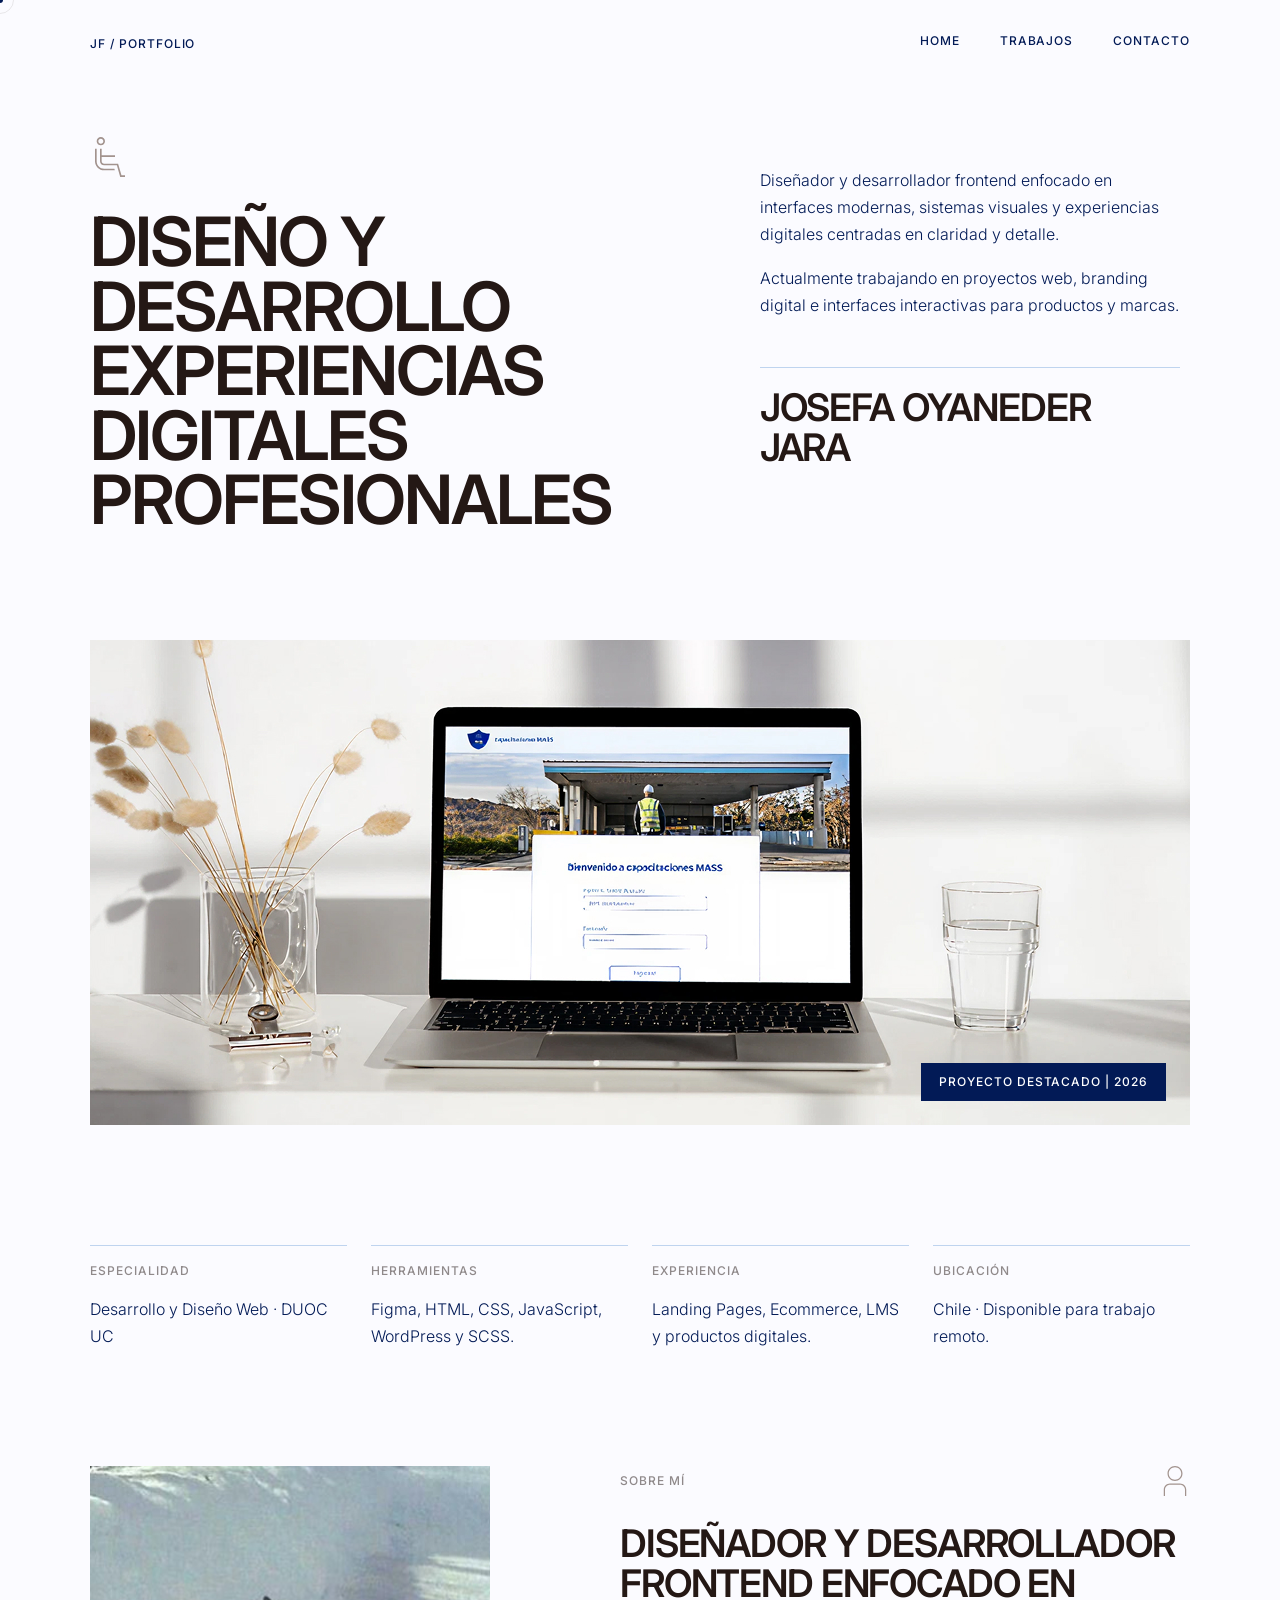
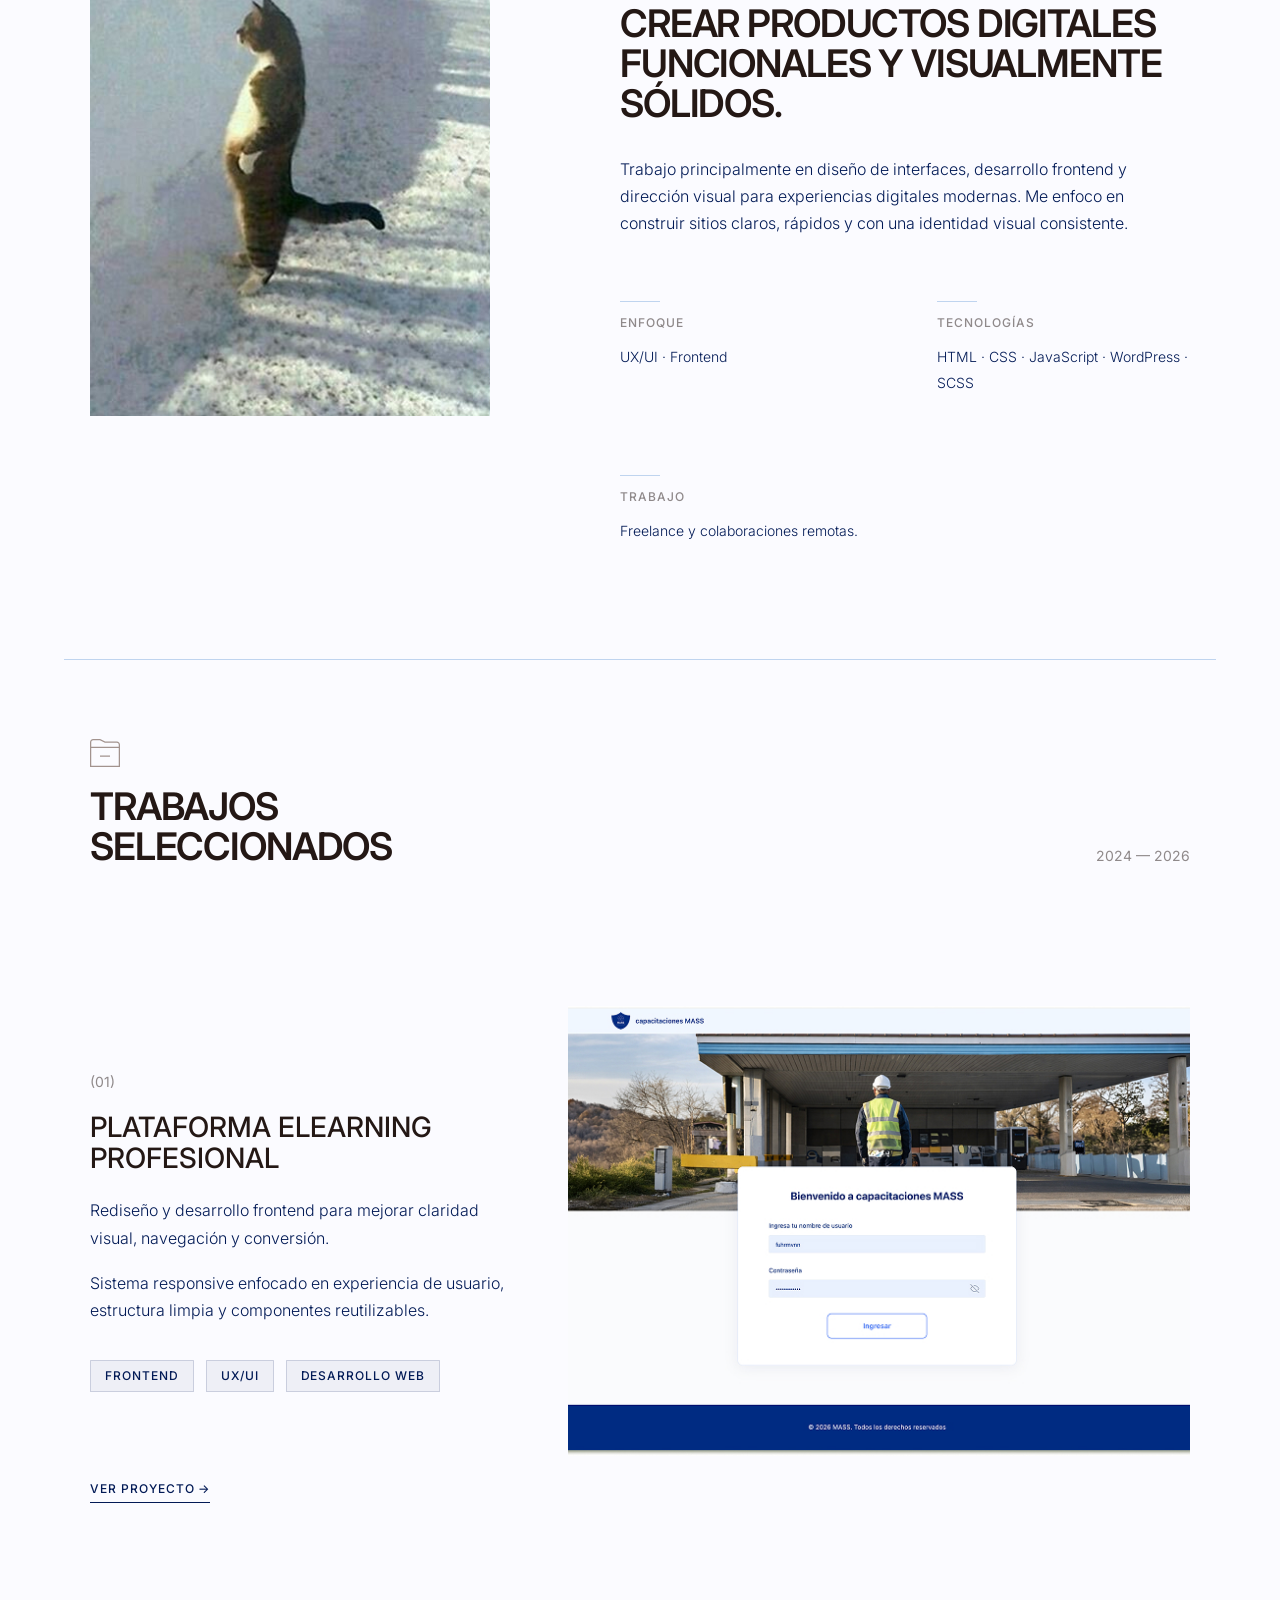
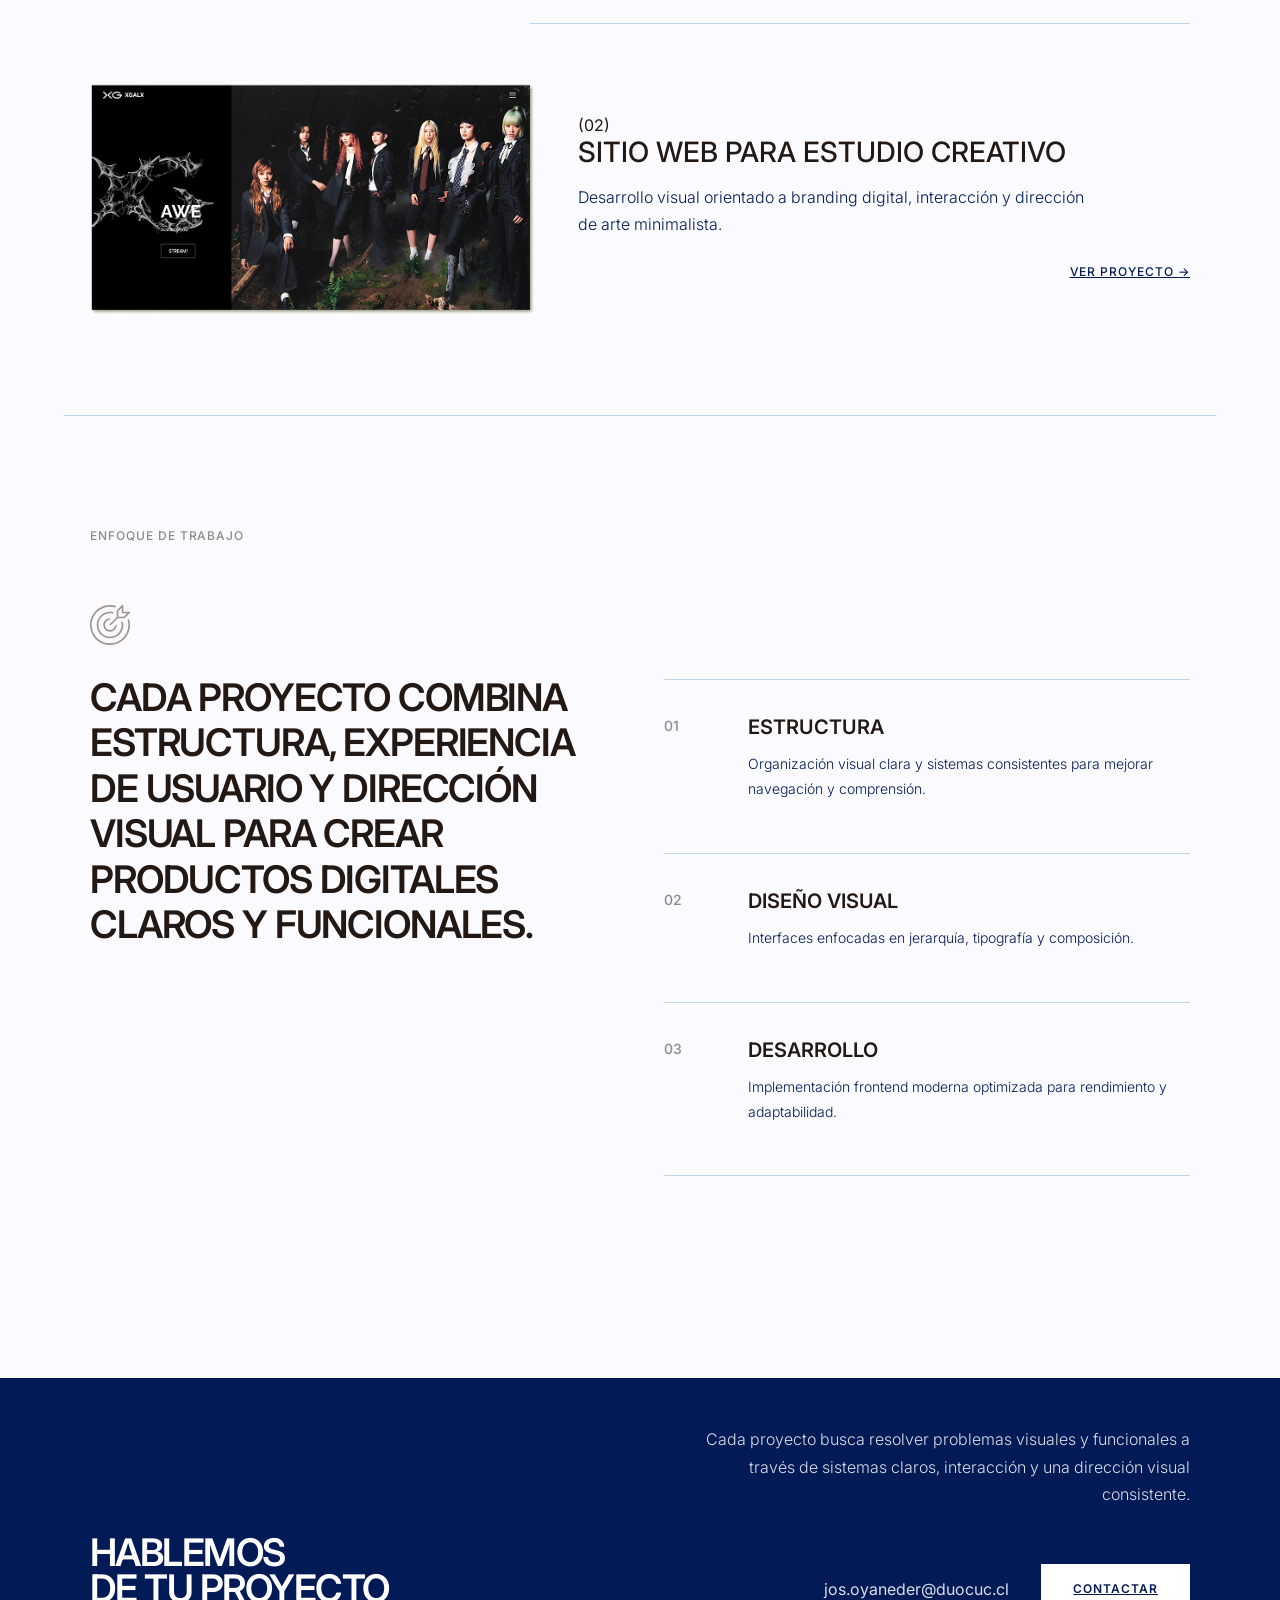
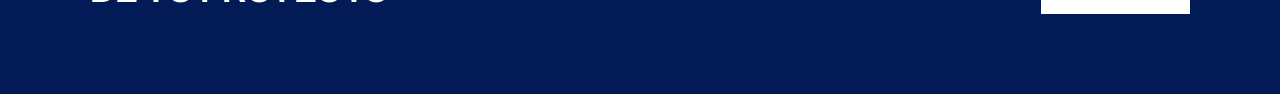
<file: index.html>
<!DOCTYPE html>
<html lang="es">
<head>
  <meta charset="UTF-8">
  <meta name="viewport" content="width=device-width, initial-scale=1.0">
  <title>JF / Portfolio — Josefa Oyaneder Jara</title>

  <!-- Bootstrap 5 CSS -->
  <link href="https://cdn.jsdelivr.net/npm/bootstrap@5.3.0-alpha1/dist/css/bootstrap.min.css" rel="stylesheet">
  <!-- Tu CSS personalizado (después de Bootstrap para sobrescribir) -->
  <link rel="stylesheet" href="assets/scss/mi-estilo.css">
</head>
<body>

  <!-- CURSOR -->
  <div class="cursor" id="cursor"></div>
  <div class="cursor-follower" id="cursor-follower"></div>

  <!-- HEADER -->
  <header class="nav">
    <div class="nav-logo">JF / PORTFOLIO</div>
    <nav>
      <a href="index.html">HOME</a>
      <a href="proyectos.html">TRABAJOS</a>
      <a href="contacto.html">CONTACTO</a>
    </nav>
  </header>

  <main class="container-fluid px-0 overflow-hidden">
    <!-- HERO -->
    <section class="hero">
      <div class="row gx-5">
        <div class="col-lg-7 col-xl-7 hero-left">
          <img src="assets/img/iconos/sentado.svg" alt="" class="hero-icon">
          <h1 class="reveal">DISEÑO Y DESARROLLO EXPERIENCIAS DIGITALES PROFESIONALES</h1>
        </div>
        <div class="col-lg-5 col-xl-5 hero-right reveal reveal-delay-2">
          <p>Diseñador y desarrollador frontend enfocado en interfaces modernas, sistemas visuales y experiencias digitales centradas en claridad y detalle.</p>
          <p>Actualmente trabajando en proyectos web, branding digital e interfaces interactivas para productos y marcas.</p>
          <h2>JOSEFA OYANEDER JARA</h2>
        </div>
      </div>
    </section>

    <!-- FEATURED -->
    <section class="featured reveal">
      <div class="featured-img-wrap">
        <img src="assets/img/hero.jpg" alt="Proyecto Destacado"
          onerror="this.parentNode.innerHTML='<div class=\'img-placeholder\'>IMAGEN PRINCIPAL</div>'">
        <span class="featured-label">PROYECTO DESTACADO | 2026</span>
      </div>
    </section>

    <!-- INFO GRID (4 columnas) -->
    <section class="info-grid">
      <div class="row g-4">
        <div class="col-md-6 col-lg-3 info-grid-item reveal">
          <span>ESPECIALIDAD</span>
          <p>Desarrollo y Diseño Web · DUOC UC</p>
        </div>
        <div class="col-md-6 col-lg-3 info-grid-item reveal reveal-delay-1">
          <span>HERRAMIENTAS</span>
          <p>Figma, HTML, CSS, JavaScript, WordPress y SCSS.</p>
        </div>
        <div class="col-md-6 col-lg-3 info-grid-item reveal reveal-delay-2">
          <span>EXPERIENCIA</span>
          <p>Landing Pages, Ecommerce, LMS y productos digitales.</p>
        </div>
        <div class="col-md-6 col-lg-3 info-grid-item reveal reveal-delay-3">
          <span>UBICACIÓN</span>
          <p>Chile · Disponible para trabajo remoto.</p>
        </div>
      </div>
    </section>
    
    <section class="about">
      <div class="about-container">
        <div class="about-image">
          <img src="assets/img/about.jpg" alt="Josefa Oyaneder"
            onerror="this.parentNode.innerHTML='<div class=\'img-placeholder\'>FOTOGRAFÍA</div>'">
        </div>
        <div class="about-content reveal">
          <div class="about-tag-wrapper">
            <span class="about-tag">SOBRE MÍ</span>
            <img src="assets/img/iconos/usuario.svg" alt="" class="about-icon">
          </div>
          <h2>DISEÑADOR Y DESARROLLADOR FRONTEND ENFOCADO EN CREAR PRODUCTOS DIGITALES FUNCIONALES Y VISUALMENTE SÓLIDOS.</h2>
          <p>Trabajo principalmente en diseño de interfaces, desarrollo frontend y dirección visual para experiencias digitales modernas. Me enfoco en construir sitios claros, rápidos y con una identidad visual consistente.</p>
          <div class="about-meta">
            <div class="about-meta-item">
              <span>ENFOQUE</span>
              <p>UX/UI · Frontend</p>
            </div>
            <div class="about-meta-item">
              <span>TECNOLOGÍAS</span>
              <p>HTML · CSS · JavaScript · WordPress · SCSS</p>
            </div>
            <div class="about-meta-item">
              <span>TRABAJO</span>
              <p>Freelance y colaboraciones remotas.</p>
            </div>
          </div>
        </div>
      </div>
    </section>

    <!-- PROJECTS -->
    <section class="projects">
      <div class="projects-header reveal">
        <div class="projects-title-wrapper">
          <img src="assets/img/iconos/archivo.svg" alt="" class="projects-icon" width="32" height="32">
          <h2>TRABAJOS<br>SELECCIONADOS</h2>
        </div>
        <span class="year-range">2024 — 2026</span>
      </div>

      <!-- PROYECTO 01 (large) → single-proyecto.html -->
      <article class="project project-large reveal">
        <div class="row g-5 align-items-center">
          <div class="col-md-5 project-info">
            <span class="project-num">(01)</span>
            <h3>PLATAFORMA ELEARNING PROFESIONAL</h3>
            <p>Rediseño y desarrollo frontend para mejorar claridad visual, navegación y conversión.</p>
            <p>Sistema responsive enfocado en experiencia de usuario, estructura limpia y componentes reutilizables.</p>
            <div class="project-tags">
              <span>FRONTEND</span>
              <span>UX/UI</span>
              <span>DESARROLLO WEB</span>
            </div>
          </div>
          <div class="col-md-7">
            <div class="project-image-wrap project-gallery">
              <img src="assets/img/project-1.jpg" alt="Proyecto eLearning 1">
            </div>
          </div>
        </div>
        <a href="single-proyecto.html" class="project-link">VER PROYECTO →</a>
      </article>

      <!-- PROYECTO 02 (small) → single-diseno.html -->
      <article class="project project-small reveal">
        <div class="row g-4 align-items-center">
          <div class="col-md-5">
            <div class="project-image-wrap small-image">
              <img src="assets/img/project-2.jpg" alt="Proyecto Estudio Creativo"
                onerror="this.style.display='none';this.parentNode.innerHTML='<div class=\'img-placeholder\'>PROYECTO 02</div>'">
            </div>
          </div>
          <div class="col-md-7 project-info">
            <span class="project-num">(02)</span>
            <h3>SITIO WEB PARA ESTUDIO CREATIVO</h3>
            <p>Desarrollo visual orientado a branding digital, interacción y dirección de arte minimalista.</p>
            <a href="single-diseno.html" class="project-link">VER PROYECTO →</a>
          </div>
        </div>
      </article>
    </section>

    <!-- FOCUS (2 columnas) -->
    <section class="focus">
      <div class="row g-5">
        <div class="col-md-6 focus-left reveal">
          <span class="focus-tag">ENFOQUE DE TRABAJO</span>
          <img src="assets/img/iconos/objetivo.svg" alt="" class="focus-icon">
          <h2>CADA PROYECTO COMBINA ESTRUCTURA, EXPERIENCIA DE USUARIO Y DIRECCIÓN VISUAL PARA CREAR PRODUCTOS DIGITALES CLAROS Y FUNCIONALES.</h2>
        </div>
        <div class="col-md-6 focus-right">
          <div class="focus-item reveal">
            <span class="focus-item-num">01</span>
            <div class="focus-item-content">
              <h4>ESTRUCTURA</h4>
              <p>Organización visual clara y sistemas consistentes para mejorar navegación y comprensión.</p>
            </div>
          </div>
          <div class="focus-item reveal reveal-delay-1">
            <span class="focus-item-num">02</span>
            <div class="focus-item-content">
              <h4>DISEÑO VISUAL</h4>
              <p>Interfaces enfocadas en jerarquía, tipografía y composición.</p>
            </div>
          </div>
          <div class="focus-item reveal reveal-delay-2">
            <span class="focus-item-num">03</span>
            <div class="focus-item-content">
              <h4>DESARROLLO</h4>
              <p>Implementación frontend moderna optimizada para rendimiento y adaptabilidad.</p>
            </div>
          </div>
        </div>
      </div>
    </section>
  </main>

  <!-- FOOTER -->
  <footer>
    <div class="footer-inner container-fluid px-0">
      <div class="row g-5 align-items-end">
        <div class="col-md-6">
          <h2 class="reveal">HABLEMOS<br>DE TU PROYECTO</h2>
        </div>
        <div class="col-md-6 footer-right reveal reveal-delay-2">
          <p>Cada proyecto busca resolver problemas visuales y funcionales a través de sistemas claros, interacción y una dirección visual consistente.</p>
          <div class="footer-contact-row">
            <span class="footer-email">jos.oyaneder@duocuc.cl</span>
            <a href="mailto:jos.oyaneder@duocuc.cl" class="footer-btn">CONTACTAR</a>
          </div>
        </div>
      </div>
    </div>
  </footer>

  <!-- Bootstrap JS + Popper -->
  <script src="https://cdn.jsdelivr.net/npm/bootstrap@5.3.0-alpha1/dist/js/bootstrap.bundle.min.js"></script>
  <!-- Tu script personalizado -->
  <script src="assets/js/script.js"></script>
</body>
</html>
</file>
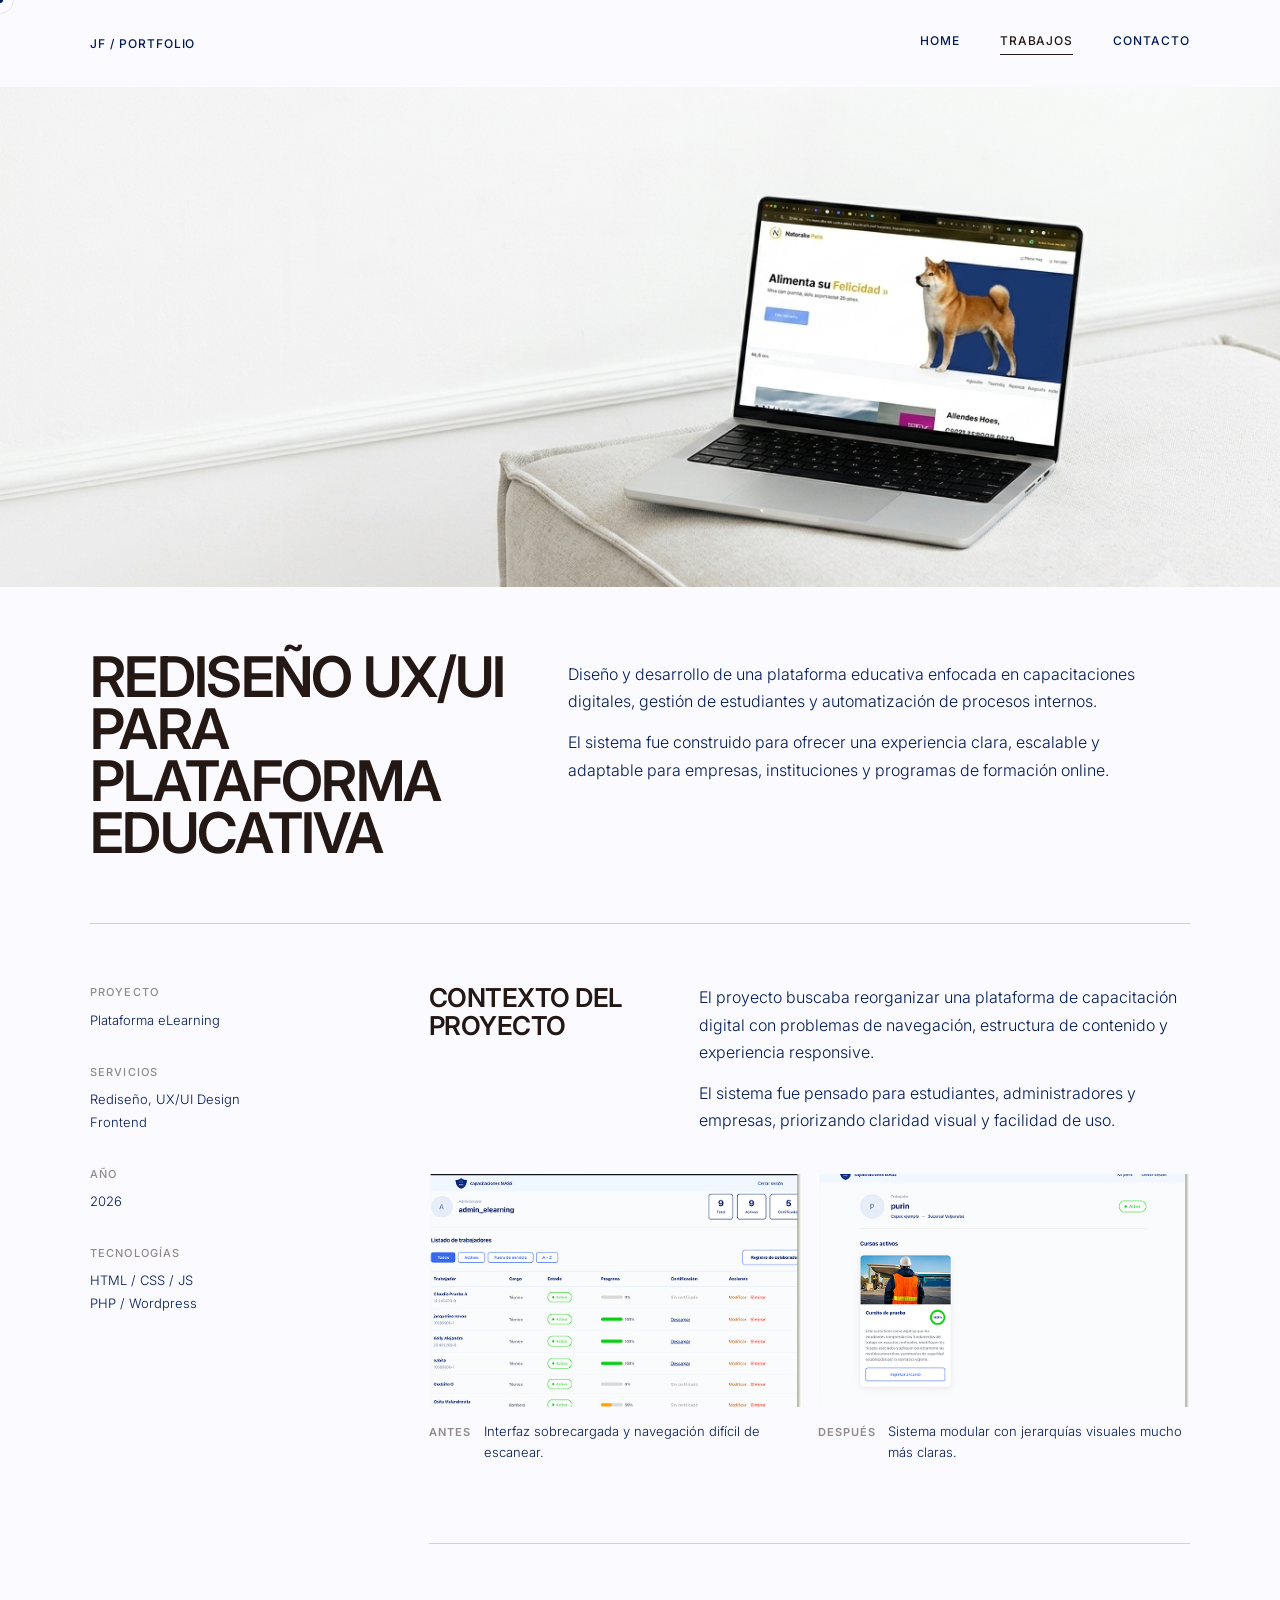
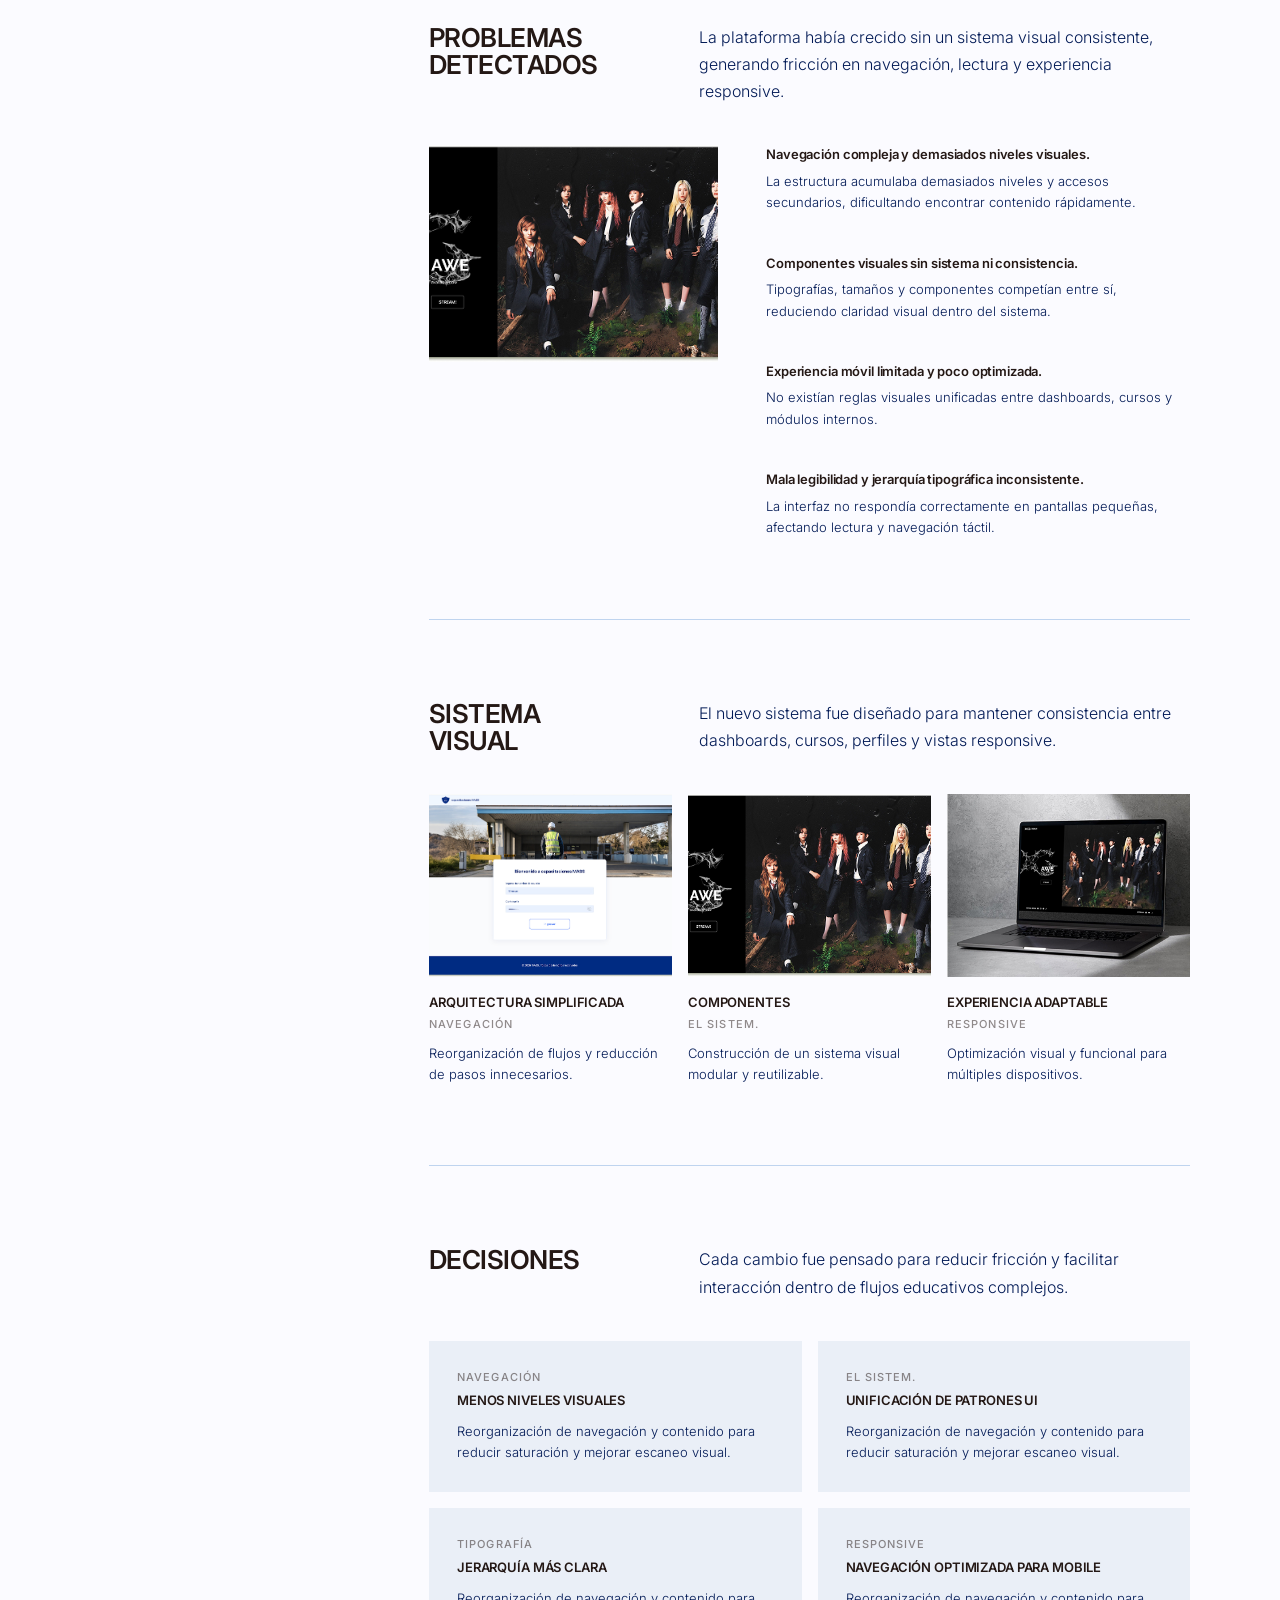
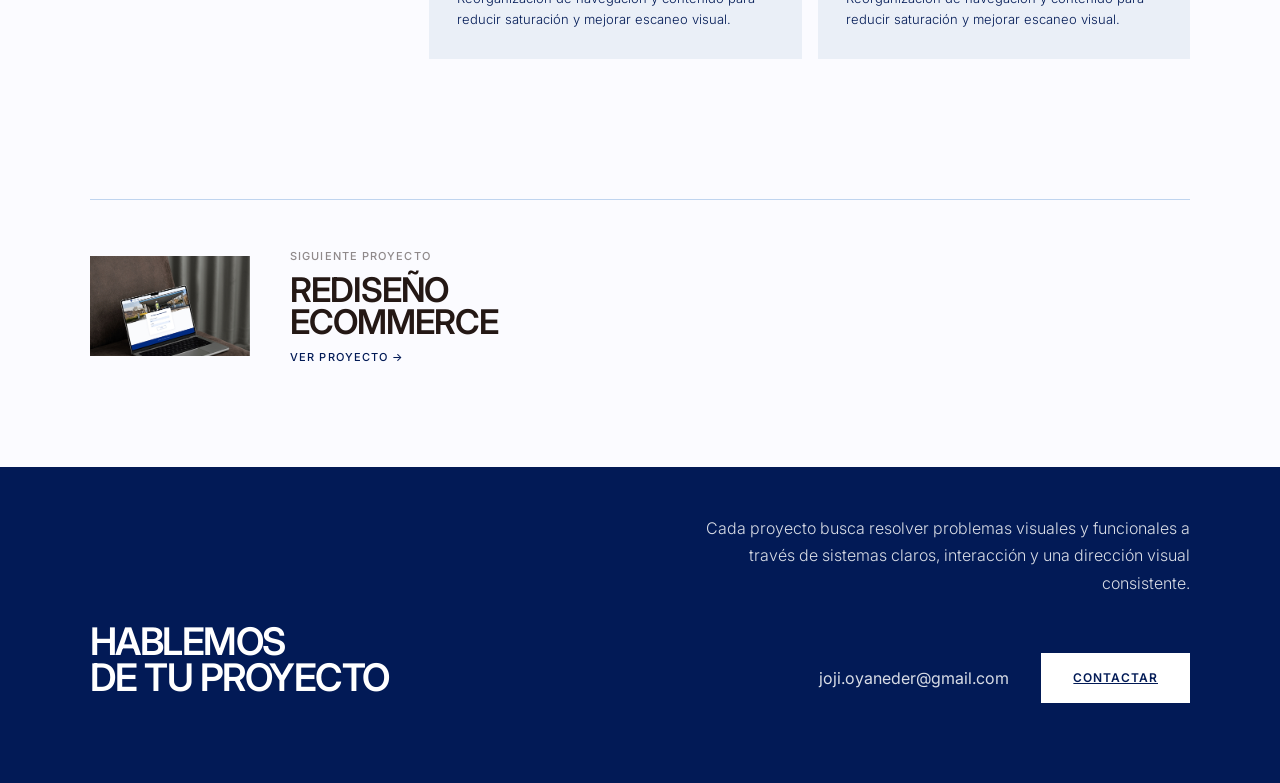
<file: single-diseno.html>
<!DOCTYPE html>
<html lang="es">
<head>
  <meta charset="UTF-8">
  <meta name="viewport" content="width=device-width, initial-scale=1.0">
  <title>JF / Portfolio — Rediseño UX/UI Plataforma Educativa</title>

  <link href="https://cdn.jsdelivr.net/npm/bootstrap@5.3.0-alpha1/dist/css/bootstrap.min.css" rel="stylesheet">
  <link rel="stylesheet" href="assets/scss/mi-estilo.css">
</head>
<body>

  <!-- CURSOR -->
  <div class="cursor" id="cursor"></div>
  <div class="cursor-follower" id="cursor-follower"></div>

  <!-- HEADER -->
  <header class="nav">
    <div class="nav-logo">JF / PORTFOLIO</div>
    <nav>
      <a href="index.html">HOME</a>
      <a href="proyectos.html" class="nav-active">TRABAJOS</a>
      <a href="contacto.html">CONTACTO</a>
    </nav>
  </header>

  <main class="container-fluid px-0 overflow-hidden">

    <!-- ── HERO IMAGE ── -->
    <section class="sd-hero reveal">
      <div class="sd-hero-img">
        <img src="assets/img/diseno.png" alt="Rediseño UX/UI Plataforma Educativa"
          onerror="this.style.display='none';this.parentNode.innerHTML='<div class=\'img-placeholder\'>HERO IMAGE</div>'">
      </div>
    </section>

    <!-- ── INTRO: TÍTULO + DESC ── -->
    <section class="sd-intro">
      <div class="row g-5 align-items-start">
        <div class="col-lg-5 sd-intro-left">
          <h1 class="reveal">REDISEÑO UX/UI PARA<br>PLATAFORMA<br>EDUCATIVA</h1>
        </div>
        <div class="col-lg-7 sd-intro-right reveal reveal-delay-2">
          <p>Diseño y desarrollo de una plataforma educativa enfocada en capacitaciones digitales, gestión de estudiantes y automatización de procesos internos.</p>
          <p>El sistema fue construido para ofrecer una experiencia clara, escalable y adaptable para empresas, instituciones y programas de formación online.</p>
        </div>
      </div>
    </section>

    <!-- ── DIVIDER ── -->
    <div class="sd-divider"></div>

    <!-- ── BODY: META + CONTENIDO ── -->
    <section class="sd-body">
      <div class="row g-0">

        <!-- Meta lateral -->
        <aside class="col-lg-3 sd-meta reveal">
          <div class="meta-item">
            <span class="meta-label">PROYECTO</span>
            <p class="meta-value">Plataforma eLearning</p>
          </div>
          <div class="meta-item">
            <span class="meta-label">SERVICIOS</span>
            <p class="meta-value">Rediseño, UX/UI Design<br>Frontend</p>
          </div>
          <div class="meta-item">
            <span class="meta-label">AÑO</span>
            <p class="meta-value">2026</p>
          </div>
          <div class="meta-item">
            <span class="meta-label">TECNOLOGÍAS</span>
            <p class="meta-value">HTML / CSS / JS<br>PHP / Wordpress</p>
          </div>
        </aside>

        <!-- Contenido -->
        <div class="col-lg-9 sd-content">

          <!-- ── BLOQUE 1: CONTEXTO ── -->
          <div class="sd-block reveal">
            <div class="row g-5 align-items-start sd-block-header">
              <div class="col-lg-4">
                <h2 class="sd-block-title">CONTEXTO DEL<br>PROYECTO</h2>
              </div>
              <div class="col-lg-8">
                <p>El proyecto buscaba reorganizar una plataforma de capacitación digital con problemas de navegación, estructura de contenido y experiencia responsive.</p>
                <p>El sistema fue pensado para estudiantes, administradores y empresas, priorizando claridad visual y facilidad de uso.</p>
              </div>
            </div>

            <!-- Antes / Después -->
            <div class="sd-before-after row g-3 reveal reveal-delay-1">
              <div class="col-md-6">
                <div class="ba-img-wrap">
                  <img src="assets/img/evidencia-uno.jpg" alt="Antes"
                    onerror="this.style.display='none';this.parentNode.innerHTML='<div class=\'img-placeholder\'>ANTES</div>'">
                </div>
                <div class="ba-caption">
                  <span class="ba-tag">ANTES</span>
                  <p>Interfaz sobrecargada y navegación difícil de escanear.</p>
                </div>
              </div>
              <div class="col-md-6">
                <div class="ba-img-wrap">
                  <img src="assets/img/evidencia-dos.jpg" alt="Después"
                    onerror="this.style.display='none';this.parentNode.innerHTML='<div class=\'img-placeholder\'>DESPUÉS</div>'">
                </div>
                <div class="ba-caption">
                  <span class="ba-tag">DESPUÉS</span>
                  <p>Sistema modular con jerarquías visuales mucho más claras.</p>
                </div>
              </div>
            </div>
          </div>

          <!-- ── BLOQUE 2: PROBLEMAS DETECTADOS ── -->
          <div class="sd-block reveal">
            <div class="row g-5 align-items-start sd-block-header">
              <div class="col-lg-4">
                <h2 class="sd-block-title">PROBLEMAS<br>DETECTADOS</h2>
              </div>
              <div class="col-lg-8">
                <p>La plataforma había crecido sin un sistema visual consistente, generando fricción en navegación, lectura y experiencia responsive.</p>
              </div>
            </div>

            <!-- Imagen + Lista de problemas -->
            <div class="row g-5 align-items-start sd-problems reveal reveal-delay-1">
              <div class="col-md-5">
                <div class="sd-img-wrap">
                  <img src="assets/img/project-2.jpg" alt="Problemas detectados"
                    onerror="this.style.display='none';this.parentNode.innerHTML='<div class=\'img-placeholder\'>IMAGEN</div>'">
                </div>
              </div>
              <div class="col-md-7">
                <ul class="sd-problem-list">
                  <li>
                    <span class="problem-title">Navegación compleja y demasiados niveles visuales.</span>
                    <p>La estructura acumulaba demasiados niveles y accesos secundarios, dificultando encontrar contenido rápidamente.</p>
                  </li>
                  <li>
                    <span class="problem-title">Componentes visuales sin sistema ni consistencia.</span>
                    <p>Tipografías, tamaños y componentes competían entre sí, reduciendo claridad visual dentro del sistema.</p>
                  </li>
                  <li>
                    <span class="problem-title">Experiencia móvil limitada y poco optimizada.</span>
                    <p>No existían reglas visuales unificadas entre dashboards, cursos y módulos internos.</p>
                  </li>
                  <li>
                    <span class="problem-title">Mala legibilidad y jerarquía tipográfica inconsistente.</span>
                    <p>La interfaz no respondía correctamente en pantallas pequeñas, afectando lectura y navegación táctil.</p>
                  </li>
                </ul>
              </div>
            </div>
          </div>

          <!-- ── BLOQUE 3: SISTEMA VISUAL ── -->
          <div class="sd-block reveal">
            <div class="row g-5 align-items-start sd-block-header">
              <div class="col-lg-4">
                <h2 class="sd-block-title">SISTEMA<br>VISUAL</h2>
              </div>
              <div class="col-lg-8">
                <p>El nuevo sistema fue diseñado para mantener consistencia entre dashboards, cursos, perfiles y vistas responsive.</p>
              </div>
            </div>

            <!-- Grid de 3 imágenes + features -->
            <div class="sd-visual-grid row g-3 reveal reveal-delay-1">
              <div class="col-md-4">
                <div class="vg-img-wrap">
                  <img src="assets/img/project-1.jpg" alt="Arquitectura simplificada"
                    onerror="this.style.display='none';this.parentNode.innerHTML='<div class=\'img-placeholder\'>VISUAL 01</div>'">
                </div>
                <div class="vg-info">
                  <span class="vg-title">ARQUITECTURA SIMPLIFICADA</span>
                  <span class="vg-tag">NAVEGACIÓN</span>
                  <p>Reorganización de flujos y reducción de pasos innecesarios.</p>
                </div>
              </div>
              <div class="col-md-4">
                <div class="vg-img-wrap">
                  <img src="assets/img/project-2.jpg" alt="Componentes"
                    onerror="this.style.display='none';this.parentNode.innerHTML='<div class=\'img-placeholder\'>VISUAL 02</div>'">
                </div>
                <div class="vg-info">
                  <span class="vg-title">COMPONENTES</span>
                  <span class="vg-tag">EL SISTEM.</span>
                  <p>Construcción de un sistema visual modular y reutilizable.</p>
                </div>
              </div>
              <div class="col-md-4">
                <div class="vg-img-wrap">
                  <img src="assets/img/cinco.jpg" alt="Experiencia adaptable"
                    onerror="this.style.display='none';this.parentNode.innerHTML='<div class=\'img-placeholder\'>VISUAL 03</div>'">
                </div>
                <div class="vg-info">
                  <span class="vg-title">EXPERIENCIA ADAPTABLE</span>
                  <span class="vg-tag">RESPONSIVE</span>
                  <p>Optimización visual y funcional para múltiples dispositivos.</p>
                </div>
              </div>
            </div>
          </div>

          <!-- ── BLOQUE 4: DECISIONES ── -->
          <div class="sd-block sd-block--last reveal">
            <div class="row g-5 align-items-start sd-block-header">
              <div class="col-lg-4">
                <h2 class="sd-block-title">DECISIONES</h2>
              </div>
              <div class="col-lg-8">
                <p>Cada cambio fue pensado para reducir fricción y facilitar interacción dentro de flujos educativos complejos.</p>
              </div>
            </div>

            <!-- Grid 2x2 de decisiones -->
            <div class="sd-decisions-grid row g-0 reveal reveal-delay-1">
              <div class="col-md-6 decision-item">
                <span class="decision-category">NAVEGACIÓN</span>
                <span class="decision-title">MENOS NIVELES VISUALES</span>
                <p>Reorganización de navegación y contenido para reducir saturación y mejorar escaneo visual.</p>
              </div>
              <div class="col-md-6 decision-item">
                <span class="decision-category">EL SISTEM.</span>
                <span class="decision-title">UNIFICACIÓN DE PATRONES UI</span>
                <p>Reorganización de navegación y contenido para reducir saturación y mejorar escaneo visual.</p>
              </div>
              <div class="col-md-6 decision-item decision-item--bottom">
                <span class="decision-category">TIPOGRAFÍA</span>
                <span class="decision-title">JERARQUÍA MÁS CLARA</span>
                <p>Reorganización de navegación y contenido para reducir saturación y mejorar escaneo visual.</p>
              </div>
              <div class="col-md-6 decision-item decision-item--bottom">
                <span class="decision-category">RESPONSIVE</span>
                <span class="decision-title">NAVEGACIÓN OPTIMIZADA PARA MOBILE</span>
                <p>Reorganización de navegación y contenido para reducir saturación y mejorar escaneo visual.</p>
              </div>
            </div>
          </div>

        </div><!-- /sd-content -->
      </div>
    </section>

    <!-- ── SIGUIENTE PROYECTO ── -->
    <section class="sd-next reveal">
      <a href="single-proyecto.html" class="sd-next-link">
        <div class="sd-next-img">
          <img src="assets/img/tres.jpg" alt="Siguiente proyecto"
            onerror="this.style.display='none';this.parentNode.innerHTML='<div class=\'img-placeholder\'></div>'">
        </div>
        <div class="sd-next-info">
          <span class="next-label">SIGUIENTE PROYECTO</span>
          <h3 class="next-title">REDISEÑO<br>ECOMMERCE</h3>
          <span class="next-cta">VER PROYECTO →</span>
        </div>
      </a>
    </section>

  </main>

  <!-- FOOTER -->
  <footer>
    <div class="footer-inner container-fluid px-0">
      <div class="row g-5 align-items-end">
        <div class="col-md-6">
          <h2 class="reveal">HABLEMOS<br>DE TU PROYECTO</h2>
        </div>
        <div class="col-md-6 footer-right reveal reveal-delay-2">
          <p>Cada proyecto busca resolver problemas visuales y funcionales a través de sistemas claros, interacción y una dirección visual consistente.</p>
          <div class="footer-contact-row">
            <span class="footer-email">joji.oyaneder@gmail.com</span>
            <a href="mailto:joji.oyaneder@gmail.com" class="footer-btn">CONTACTAR</a>
          </div>
        </div>
      </div>
    </div>
  </footer>

  <script src="https://cdn.jsdelivr.net/npm/bootstrap@5.3.0-alpha1/dist/js/bootstrap.bundle.min.js"></script>
  <script src="assets/js/script.js"></script>
</body>
</html>
</file>
<file: assets/scss/mi-estilo.css>
@charset "UTF-8";
@import url("https://fonts.googleapis.com/css2?family=Inter:wght@300;400;500;600;700&display=swap");
@import url("https://fonts.googleapis.com/css2?family=Inter:wght@300;400;500;600;700&display=swap");
@import url("https://fonts.googleapis.com/css2?family=Inter:wght@300;400;500;600;700&display=swap");
@import url("https://fonts.googleapis.com/css2?family=Inter:wght@300;400;500;600;700&display=swap");
@import url("https://fonts.googleapis.com/css2?family=Inter:wght@300;400;500;600;700&display=swap");
@import url("https://fonts.googleapis.com/css2?family=Inter:wght@300;400;500;600;700&display=swap");
@import url("https://fonts.googleapis.com/css2?family=Inter:wght@300;400;500;600;700&display=swap");
@import url("https://fonts.googleapis.com/css2?family=Inter:wght@300;400;500;600;700&display=swap");
@import url("https://fonts.googleapis.com/css2?family=Inter:wght@300;400;500;600;700&display=swap");
@import url("https://fonts.googleapis.com/css2?family=Inter:wght@300;400;500;600;700&display=swap");
@import url("https://fonts.googleapis.com/css2?family=Inter:wght@300;400;500;600;700&display=swap");
@import url("https://fonts.googleapis.com/css2?family=Inter:wght@300;400;500;600;700&display=swap");
@import url("https://fonts.googleapis.com/css2?family=Inter:wght@300;400;500;600;700&display=swap");
@import url("https://fonts.googleapis.com/css2?family=Inter:wght@300;400;500;600;700&display=swap");
:root {
  --bg: #FBFBFF;
  --text: #241815;
  --paragraph: #021A56;
  --muted: rgba(36, 24, 21, 0.5);
  --border: #BFD4EF;
  --navy: #021A56;
  --white: #FFFFFF;
  --font-sans: Inter, sans-serif;
}

:root {
  --bg: #FBFBFF;
  --text: #241815;
  --paragraph: #021A56;
  --muted: rgba(36, 24, 21, 0.5);
  --border: #BFD4EF;
  --navy: #021A56;
  --white: #FFFFFF;
  --font-sans: Inter, sans-serif;
}

:root {
  --bg: #FBFBFF;
  --text: #241815;
  --paragraph: #021A56;
  --muted: rgba(36, 24, 21, 0.5);
  --border: #BFD4EF;
  --navy: #021A56;
  --white: #FFFFFF;
  --font-sans: Inter, sans-serif;
}

:root {
  --bg: #FBFBFF;
  --text: #241815;
  --paragraph: #021A56;
  --muted: rgba(36, 24, 21, 0.5);
  --border: #BFD4EF;
  --navy: #021A56;
  --white: #FFFFFF;
  --font-sans: Inter, sans-serif;
}

/* -------------------------------
   ESTILOS GLOBALES (todas las páginas)
-------------------------------- */
body {
  font-family: "Inter", sans-serif;
  background: #FBFBFF;
  color: #241815;
  overflow-x: hidden;
  cursor: none;
}

h1 {
  font-size: 68px;
  font-weight: 600;
  line-height: 0.95;
  letter-spacing: -0.03em;
  text-transform: uppercase;
  color: #241815;
}

h2 {
  font-size: 38px;
  font-weight: 600;
  line-height: 1.05;
  letter-spacing: -0.03em;
  color: #241815;
}

h3 {
  font-size: 28px;
  font-weight: 500;
  line-height: 1.1;
  color: #241815;
}

h4 {
  font-size: 20px;
  font-weight: 600;
  color: #241815;
}

p {
  font-size: 16px;
  line-height: 1.7;
  font-weight: 300;
  color: #021A56;
}

.cursor,
.cursor-follower {
  position: fixed;
  pointer-events: none;
  transform: translate(-50%, -50%);
  z-index: 9999;
}

.cursor {
  width: 6px;
  height: 6px;
  background: #021A56;
  border-radius: 50%;
  transition: transform 0.1s ease, width 0.3s ease, height 0.3s ease;
  mix-blend-mode: normal;
}

.cursor-follower {
  width: 28px;
  height: 28px;
  border: 1px solid rgba(36, 24, 21, 0.3);
  border-radius: 50%;
  opacity: 0.3;
  transition: transform 0.18s ease, width 0.3s ease, height 0.3s ease, opacity 0.3s ease;
}

.reveal {
  opacity: 0;
  transform: translateY(30px);
  transition: opacity 0.8s ease, transform 0.8s ease;
}

.reveal.visible {
  opacity: 1;
  transform: translateY(0);
}

.reveal-delay-1 {
  transition-delay: 0.1s;
}

.reveal-delay-2 {
  transition-delay: 0.2s;
}

.reveal-delay-3 {
  transition-delay: 0.3s;
}

.reveal-delay-4 {
  transition-delay: 0.4s;
}

.img-placeholder {
  width: 100%;
  height: 100%;
  display: flex;
  align-items: center;
  justify-content: center;
  background: #d8d2ca;
  color: #8c807a;
  font-size: 12px;
  font-weight: 500;
  letter-spacing: 0.08em;
}

/* -------------------------------
   NAVEGACIÓN (global)
-------------------------------- */
.nav {
  padding: 32px 90px;
  display: flex;
  justify-content: space-between;
  align-items: center;
}
.nav .nav-logo,
.nav nav a {
  font-size: 12px;
  font-weight: 500;
  letter-spacing: 0.08em;
  color: #021A56;
  text-decoration: none;
  transition: color 0.25s ease;
}
.nav nav {
  display: flex;
  gap: 40px;
}
.nav nav a {
  padding-bottom: 4px;
  border-bottom: 1px solid transparent;
}
.nav nav a:hover {
  color: rgba(2, 26, 86, 0.7);
  border-bottom-color: currentColor;
}

/* -------------------------------
   FOOTER (global)
-------------------------------- */
footer {
  background: #021A56;
  color: #FFFFFF;
  padding: 0 90px 80px;
  margin-top: 150px;
}
footer h2 {
  font-size: 38px;
  font-weight: 600;
  line-height: 0.95;
  letter-spacing: -0.04em;
  text-transform: uppercase;
  max-width: 600px;
  color: #FFFFFF;
}
footer .footer-right {
  display: flex;
  flex-direction: column;
  gap: 40px;
}
footer .footer-right p {
  text-align: right;
  color: rgba(255, 255, 255, 0.85);
}
footer .footer-contact-row {
  display: flex;
  align-items: center;
  gap: 32px;
  justify-content: flex-end;
}
footer .footer-email {
  font-size: 16px;
  color: rgba(255, 255, 255, 0.85);
}
footer .footer-btn {
  display: inline-flex;
  align-items: center;
  justify-content: center;
  background: #FFFFFF;
  color: #021A56;
  padding: 16px 32px;
  font-size: 12px;
  font-weight: 600;
  letter-spacing: 0.08em;
  text-transform: uppercase;
  border: none;
  cursor: pointer;
  transition: all 0.25s ease;
}
footer .footer-btn:hover {
  transform: translateY(-2px);
  opacity: 0.9;
}

@media (max-width: 1200px) {
  .nav, footer {
    padding-left: 48px;
    padding-right: 48px;
  }
  .footer-right p {
    text-align: left;
  }
  .footer-contact-row {
    justify-content: flex-start;
  }
}
@media (max-width: 768px) {
  h1 {
    font-size: 44px;
  }
  h2 {
    font-size: 30px;
  }
  h3 {
    font-size: 22px;
  }
  h4 {
    font-size: 18px;
  }
  p {
    font-size: 15px;
  }
  .nav, footer {
    padding-left: 24px;
    padding-right: 24px;
  }
  footer h2 {
    font-size: 44px;
  }
  .footer-contact-row {
    flex-direction: column;
    align-items: flex-start;
    gap: 16px;
  }
}
:root {
  --bg: #FBFBFF;
  --text: #241815;
  --paragraph: #021A56;
  --muted: rgba(36, 24, 21, 0.5);
  --border: #BFD4EF;
  --navy: #021A56;
  --white: #FFFFFF;
  --font-sans: Inter, sans-serif;
}

:root {
  --bg: #FBFBFF;
  --text: #241815;
  --paragraph: #021A56;
  --muted: rgba(36, 24, 21, 0.5);
  --border: #BFD4EF;
  --navy: #021A56;
  --white: #FFFFFF;
  --font-sans: Inter, sans-serif;
}

/* -------------------------------
   ESTILOS EXCLUSIVOS DEL INDEX (HOME)
-------------------------------- */
.hero {
  padding: 70px 90px 0;
}
.hero .hero-left .hero-icon {
  width: 40px;
  height: auto;
  display: block;
  margin-bottom: 0.75rem;
  transform: translateY(-20px);
}
.hero .hero-left h1 {
  max-width: 900px;
}
.hero .hero-right {
  padding-top: 10px;
}
.hero .hero-right p {
  max-width: 420px;
  margin-bottom: 16px;
}
.hero .hero-right p:last-of-type {
  margin-bottom: 48px;
}
.hero .hero-right h2 {
  text-transform: uppercase;
  max-width: 420px;
  position: relative;
}
.hero .hero-right h2::before {
  content: "";
  display: block;
  height: 1px;
  background: #BFD4EF;
  margin-bottom: 20px;
}

.featured {
  padding: 100px 90px 0;
}
.featured .featured-img-wrap {
  position: relative;
  overflow: hidden;
  height: 485px;
  background: #d7d2cb;
}
.featured .featured-img-wrap img {
  height: 100%;
  width: 100%;
  -o-object-fit: cover;
     object-fit: cover;
}
.featured .featured-label {
  position: absolute;
  bottom: 24px;
  right: 24px;
  background: #021A56;
  color: #FFFFFF;
  padding: 10px 18px;
  font-size: 12px;
  font-weight: 500;
  letter-spacing: 0.08em;
  text-transform: uppercase;
}

.info-grid {
  padding: 120px 90px 0;
}
.info-grid .info-grid-item {
  position: relative;
}
.info-grid .info-grid-item::before {
  content: "";
  display: block;
  height: 1px;
  background: #BFD4EF;
  margin-bottom: 16px;
}
.info-grid .info-grid-item span {
  display: block;
  font-size: 12px;
  font-weight: 500;
  letter-spacing: 0.08em;
  text-transform: uppercase;
  color: rgba(36, 24, 21, 0.5);
  margin-bottom: 16px;
}
.info-grid .info-grid-item p {
  font-size: 16px;
  line-height: 1.7;
}

.about {
  padding: 100px 90px;
}
.about .about-container {
  display: flex;
  flex-wrap: wrap;
  gap: 130px;
}
.about .about-image {
  width: 400px;
  height: 550px;
  flex-shrink: 0;
  overflow: hidden;
  background: #d6d1cb;
}
.about .about-image img {
  width: 100%;
  height: 100%;
  -o-object-fit: cover;
     object-fit: cover;
}
.about .about-content {
  flex: 1;
  min-width: 280px;
}
.about .about-content .about-tag-wrapper {
  display: flex;
  justify-content: space-between;
  align-items: center;
  margin-bottom: 28px;
}
.about .about-content .about-tag {
  display: block;
  font-size: 12px;
  font-weight: 500;
  letter-spacing: 0.08em;
  text-transform: uppercase;
  color: rgba(36, 24, 21, 0.5);
  margin-bottom: 0;
}
.about .about-content .about-icon {
  width: 30px;
  height: auto;
  display: block;
}
.about .about-content h2 {
  max-width: 900px;
  text-transform: uppercase;
  margin-bottom: 32px;
}
.about .about-content > p {
  max-width: 700px;
  margin-bottom: 64px;
}
.about .about-meta {
  display: flex;
  flex-wrap: wrap;
  gap: 64px;
}
.about .about-meta .about-meta-item {
  flex: 1;
  min-width: 150px;
  position: relative;
}
.about .about-meta .about-meta-item::before {
  content: "";
  display: block;
  width: 40px;
  height: 1px;
  background: #BFD4EF;
  margin-bottom: 12px;
}
.about .about-meta .about-meta-item span {
  display: block;
  font-size: 12px;
  font-weight: 500;
  letter-spacing: 0.08em;
  text-transform: uppercase;
  color: rgba(36, 24, 21, 0.5);
  margin-bottom: 12px;
}
.about .about-meta .about-meta-item p {
  font-size: 14px;
  line-height: 1.8;
}

.projects {
  padding: 100px 90px;
  position: relative;
}
.projects::before {
  content: "";
  position: absolute;
  top: 0;
  left: 50%;
  transform: translateX(-50%);
  width: 90%;
  height: 1px;
  background: #BFD4EF;
}
.projects .projects-header {
  display: flex;
  justify-content: space-between;
  align-items: flex-end;
  margin-bottom: 80px;
}
.projects .projects-header .title-wrapper {
  display: flex;
  align-items: center;
  gap: 12px;
}
.projects .projects-header .projects-icon {
  width: 30px;
  height: auto;
  display: block;
  transform: translateY(-20px);
}
.projects .projects-header h2 {
  text-transform: uppercase;
  margin: 0;
}
.projects .year-range {
  font-size: 14px;
  color: rgba(36, 24, 21, 0.5);
}
.projects .project-large {
  padding: 60px 0 120px;
}
.projects .project-large .project-num {
  display: block;
  font-size: 14px;
  color: rgba(36, 24, 21, 0.5);
  margin-bottom: 20px;
}
.projects .project-large h3 {
  margin-bottom: 24px;
  max-width: 420px;
}
.projects .project-large p {
  max-width: 480px;
  margin-bottom: 18px;
}
.projects .project-large .project-tags {
  display: flex;
  gap: 12px;
  flex-wrap: wrap;
  margin-top: 36px;
}
.projects .project-large .project-tags span {
  font-size: 12px;
  font-weight: 500;
  letter-spacing: 0.08em;
  text-transform: uppercase;
  color: #021A56;
  background: rgba(2, 26, 86, 0.05);
  padding: 6px 14px;
  border-radius: 0.5px;
  border: 1px solid rgba(2, 26, 86, 0.15);
  transition: all 0.2s ease;
}
.projects .project-large .project-tags span:hover {
  background: rgba(2, 26, 86, 0.1);
  border-color: rgba(2, 26, 86, 0.3);
}
.projects .project-large .project-link {
  font-size: 12px;
  font-weight: 500;
  letter-spacing: 0.08em;
  text-transform: uppercase;
  color: #021A56;
  text-decoration: none;
  border-bottom: 1px solid #021A56;
  padding-bottom: 4px;
  display: inline-block;
  transition: all 0.25s ease;
  margin-top: 1.5rem;
}
.projects .project-large .project-link:hover {
  opacity: 0.55;
  border-bottom-color: #021A56;
}

.project-image-wrap {
  overflow: hidden;
  background: #d5d0c8;
}

.project-gallery {
  height: 450px;
  max-width: 720px;
  overflow-y: auto;
  scroll-behavior: smooth;
  margin: 0 auto;
}
.project-gallery img {
  width: 100%;
  height: 450px;
  -o-object-fit: cover;
     object-fit: cover;
  flex-shrink: 0;
  transition: transform 0.7s ease;
}
.project-gallery::-webkit-scrollbar {
  width: 6px;
}
.project-gallery::-webkit-scrollbar-track {
  background: transparent;
}
.project-gallery::-webkit-scrollbar-thumb {
  background: #BFD4EF;
}

.project-large .project-image-wrap:hover img {
  transform: scale(1.04);
}

.project-small {
  position: relative;
  padding: 60px 0 0;
}
.project-small::before {
  content: "";
  position: absolute;
  top: 0;
  right: 0;
  width: 60%;
  height: 1px;
  background: #BFD4EF;
}
.project-small .small-image {
  width: 100%;
  max-width: 500px;
  height: auto;
  aspect-ratio: 500/260;
  overflow: hidden;
  margin: 0 auto;
  background: #d5d0c8;
}
.project-small .small-image img {
  width: 100%;
  height: 100%;
  -o-object-fit: cover;
     object-fit: cover;
  transition: transform 0.7s ease;
}
.project-small .small-image:hover img {
  transform: scale(1.04);
}
.project-small .project-info {
  padding-left: 2rem;
}
.project-small .project-info h3 {
  max-width: 500px;
  margin-bottom: 16px;
}
.project-small .project-info p {
  max-width: 520px;
  margin-bottom: 1.5rem;
}
.project-small .project-info .project-link {
  font-size: 12px;
  font-weight: 500;
  letter-spacing: 0.08em;
  text-transform: uppercase;
  color: #021A56;
  padding-bottom: 4px;
  transition: all 0.25s ease;
  display: block;
  text-align: right;
}
.project-small .project-info .project-link:hover {
  opacity: 0.55;
}

.focus {
  padding: 100px 90px;
  position: relative;
}
.focus::before {
  content: "";
  position: absolute;
  top: 0;
  left: 50%;
  transform: translateX(-50%);
  width: 90%;
  height: 1px;
  background: #BFD4EF;
}
.focus .focus-left {
  margin-top: 60px;
}
.focus .focus-left .focus-tag {
  display: block;
  font-size: 12px;
  font-weight: 500;
  letter-spacing: 0.08em;
  text-transform: uppercase;
  color: rgba(36, 24, 21, 0.5);
  margin-bottom: 60px;
}
.focus .focus-left .focus-icon {
  display: block;
  width: 40px;
  height: auto;
  margin-bottom: 30px;
}
.focus .focus-left h2 {
  text-transform: uppercase;
  max-width: 800px;
  margin: 0;
  line-height: 1.2;
}
.focus .focus-right {
  display: flex;
  flex-direction: column;
  margin-top: 212px;
}
.focus .focus-item {
  display: grid;
  grid-template-columns: 60px 1fr;
  gap: 24px;
  padding: 36px 0;
  border-top: none;
  position: relative;
}
.focus .focus-item::before {
  content: "";
  position: absolute;
  top: 0;
  left: 0;
  width: 100%;
  height: 1px;
  background: #BFD4EF;
}
.focus .focus-item:last-child::after {
  content: "";
  position: absolute;
  bottom: 0;
  left: 0;
  width: 100%;
  height: 1px;
  background: #BFD4EF;
}
.focus .focus-item .focus-item-num {
  font-size: 14px;
  font-weight: 500;
  color: rgba(36, 24, 21, 0.5);
}
.focus .focus-item .focus-item-content h4 {
  margin-bottom: 12px;
  text-transform: uppercase;
}
.focus .focus-item .focus-item-content p {
  font-size: 14px;
  line-height: 1.8;
}

@media (max-width: 1200px) {
  .hero, .featured, .info-grid, .about, .projects, .focus {
    padding-left: 48px;
    padding-right: 48px;
  }
  .hero-right p, .hero-right h2 {
    max-width: 100%;
  }
}
@media (max-width: 992px) {
  .about-container {
    flex-direction: column;
    gap: 2rem;
  }
  .about-image {
    width: 100%;
    max-width: 400px;
    height: auto;
    aspect-ratio: 400/550;
    margin: 0 auto;
  }
  .about-meta {
    gap: 2rem;
  }
  .project-small .project-info {
    padding-left: 1rem;
  }
}
@media (max-width: 768px) {
  .hero, .featured, .info-grid, .about, .projects, .focus {
    padding-left: 24px;
    padding-right: 24px;
  }
  .featured-img-wrap {
    height: 420px;
  }
  .project-gallery {
    height: 320px;
  }
  .project-gallery img {
    height: 320px;
  }
  .small-image {
    max-width: 100%;
  }
  .project-small .project-info {
    padding-left: 0;
  }
  .project-small::before {
    width: 70%;
  }
}
@media (max-width: 576px) {
  .project-gallery {
    height: 280px;
  }
  .project-gallery img {
    height: 280px;
  }
}
:root {
  --bg: #FBFBFF;
  --text: #241815;
  --paragraph: #021A56;
  --muted: rgba(36, 24, 21, 0.5);
  --border: #BFD4EF;
  --navy: #021A56;
  --white: #FFFFFF;
  --font-sans: Inter, sans-serif;
}

:root {
  --bg: #FBFBFF;
  --text: #241815;
  --paragraph: #021A56;
  --muted: rgba(36, 24, 21, 0.5);
  --border: #BFD4EF;
  --navy: #021A56;
  --white: #FFFFFF;
  --font-sans: Inter, sans-serif;
}

/* -------------------------------
   ESTILOS EXCLUSIVOS DE PROYECTOS
-------------------------------- */
.archive-hero {
  padding: 70px 90px 60px;
}
.archive-hero .archive-hero-left .archive-hero-icon {
  width: 40px;
  height: auto;
  display: block;
  margin-bottom: 0.75rem;
  transform: translateY(-20px);
}
.archive-hero .archive-hero-left h1 {
  max-width: 560px;
  line-height: 0.92;
}
.archive-hero .archive-hero-right {
  padding-top: 12px;
}
.archive-hero .archive-hero-right p {
  max-width: 460px;
  margin-bottom: 16px;
  color: #021A56;
}
.archive-hero .archive-hero-right p:last-of-type {
  margin-bottom: 0;
}

.archive-divider-one {
  margin: 0 40px;
  height: 1px;
  background: #BFD4EF;
}

.archive-divider {
  width: 600px;
  margin: 0 auto;
  height: 1px;
  background: #BFD4EF;
}

.archive-filter-section {
  padding: 40px 90px 40px;
}
.archive-filter-section .archive-filter-meta {
  padding: 0px 40px 0px 20px;
}
.archive-filter-section .archive-filter-meta .filter-meta-tag {
  display: block;
  font-size: 11px;
  font-weight: 500;
  letter-spacing: 0.1em;
  text-transform: uppercase;
  color: rgba(36, 24, 21, 0.5);
  margin-bottom: 14px;
}
.archive-filter-section .archive-filter-meta .filter-meta-desc {
  font-size: 14px;
  line-height: 1.7;
  color: #021A56;
}
.archive-filter-section .archive-filter-nav {
  padding-top: 20px;
}
.archive-filter-section .archive-filter-nav .filter-tabs {
  display: flex;
  flex-wrap: wrap;
  gap: 8px 0;
}
.archive-filter-section .archive-filter-nav .filter-tab {
  background: none;
  border: none;
  padding: 6px 20px 6px 0;
  font-size: 24px;
  font-weight: 300;
  letter-spacing: 0.08em;
  text-transform: uppercase;
  color: rgba(36, 24, 21, 0.5);
  cursor: pointer;
  transition: all 0.25s ease;
  position: relative;
}
.archive-filter-section .archive-filter-nav .filter-tab::after {
  content: "";
  position: absolute;
  bottom: 0;
  left: 0;
  width: 0;
  height: 1px;
  background: #021A56;
  transition: width 0.25s ease;
}
.archive-filter-section .archive-filter-nav .filter-tab:hover {
  color: #241815;
}
.archive-filter-section .archive-filter-nav .filter-tab.active {
  color: #241815;
  font-weight: 500;
}
.archive-filter-section .archive-filter-nav .filter-tab.active::after {
  width: calc(100% - 20px);
}

.archive-grid {
  padding: 60px 90px 0;
}

.archive-card-wrap {
  padding: 20px;
}
.archive-card-wrap:nth-child(3n) {
  border-right: none;
}

.archive-card {
  display: block;
}
.archive-card .archive-card-link {
  display: block;
  text-decoration: none;
  color: inherit;
}
.archive-card .archive-card-img {
  position: relative;
  overflow: hidden;
  background: #d5d0c8;
  aspect-ratio: 4/4;
}
.archive-card .archive-card-img img {
  width: 100%;
  height: 100%;
  -o-object-fit: cover;
     object-fit: cover;
  transition: transform 0.7s ease;
}
.archive-card .archive-card-img .archive-card-overlay {
  position: absolute;
  inset: 0;
  background: rgba(2, 26, 86, 0);
  display: flex;
  align-items: center;
  justify-content: center;
  transition: background 0.4s ease;
}
.archive-card .archive-card-img .archive-card-overlay .overlay-arrow {
  font-size: 28px;
  color: #FFFFFF;
  opacity: 0;
  transform: translateX(-8px);
  transition: all 0.35s ease;
}
.archive-card:hover .archive-card-img img {
  transform: scale(1.04);
}
.archive-card:hover .archive-card-overlay {
  background: rgba(2, 26, 86, 0.18);
}
.archive-card:hover .archive-card-overlay .overlay-arrow {
  opacity: 1;
  transform: translateX(0);
}
.archive-card .archive-card-info {
  padding: 20px 0px 30px;
}
.archive-card .archive-card-meta {
  display: flex;
  justify-content: space-between;
  align-items: center;
  margin-bottom: 10px;
}
.archive-card .card-category {
  font-size: 11px;
  font-weight: 500;
  letter-spacing: 0.1em;
  text-transform: uppercase;
  color: rgba(36, 24, 21, 0.5);
}
.archive-card .card-year {
  font-size: 11px;
  font-weight: 500;
  letter-spacing: 0.06em;
  color: rgba(36, 24, 21, 0.5);
}
.archive-card .card-title {
  font-size: 15px;
  font-weight: 600;
  letter-spacing: -0.01em;
  line-height: 1.2;
  text-transform: uppercase;
  color: #241815;
  margin-bottom: 10px;
}
.archive-card .card-desc {
  font-size: 13px;
  line-height: 1.65;
  color: #021A56;
  margin-bottom: 16px;
}
.archive-card .card-link {
  font-size: 11px;
  font-weight: 500;
  letter-spacing: 0.1em;
  text-transform: uppercase;
  color: #021A56;
  padding-bottom: 3px;
  border-bottom: 1px solid #BFD4EF;
  transition: all 0.25s ease;
}
.archive-card .card-link:hover {
  color: #241815;
  border-bottom-color: #241815;
}

.nav .nav-active {
  color: #241815 !important;
  border-bottom-color: currentColor !important;
}

@media (max-width: 1200px) {
  .archive-hero,
  .archive-filter-section,
  .archive-grid {
    padding-left: 48px;
    padding-right: 48px;
  }
  .archive-divider {
    margin-left: 48px;
    margin-right: 48px;
  }
}
@media (max-width: 992px) {
  .archive-card-wrap:nth-child(3n) {
    border-right: 1px solid #BFD4EF;
  }
  .archive-card-wrap:nth-child(2n) {
    border-right: none;
  }
  .archive-filter-section .archive-filter-meta {
    margin-bottom: 28px;
  }
  .archive-filter-section .archive-filter-meta .filter-meta-desc {
    max-width: 100%;
  }
}
@media (max-width: 768px) {
  .archive-hero,
  .archive-filter-section,
  .archive-grid {
    padding-left: 24px;
    padding-right: 24px;
  }
  .archive-divider {
    margin-left: 24px;
    margin-right: 24px;
  }
  .archive-hero {
    padding-top: 48px;
    padding-bottom: 40px;
  }
  .archive-hero .archive-hero-right {
    padding-top: 24px;
  }
  .archive-card-wrap {
    border-right: none !important;
  }
  .archive-card .archive-card-info {
    padding: 16px 0 28px;
  }
  .filter-tabs {
    gap: 4px 0;
  }
}
:root {
  --bg: #FBFBFF;
  --text: #241815;
  --paragraph: #021A56;
  --muted: rgba(36, 24, 21, 0.5);
  --border: #BFD4EF;
  --navy: #021A56;
  --white: #FFFFFF;
  --font-sans: Inter, sans-serif;
}

:root {
  --bg: #FBFBFF;
  --text: #241815;
  --paragraph: #021A56;
  --muted: rgba(36, 24, 21, 0.5);
  --border: #BFD4EF;
  --navy: #021A56;
  --white: #FFFFFF;
  --font-sans: Inter, sans-serif;
}

/* -------------------------------
   ESTILOS EXCLUSIVOS DE CONTACTO
-------------------------------- */
.contact-hero {
  padding: 70px 90px 0;
  min-height: calc(100vh - 97px);
}

.contact-left {
  padding-top: 10px;
  padding-right: 80px;
  display: flex;
  flex-direction: column;
}
.contact-left h1 {
  font-size: 72px;
  line-height: 0.92;
  letter-spacing: -0.03em;
  text-transform: uppercase;
  color: #241815;
  margin-bottom: 0;
}
.contact-left .contact-divider {
  width: 100%;
  max-width: 600px;
  height: 1px;
  background: #BFD4EF;
  margin: 48px 0 40px;
}
.contact-left .contact-email {
  font-size: 22px;
  font-weight: 600;
  letter-spacing: -0.02em;
  color: #241815;
  text-decoration: none;
  transition: all 0.25s ease;
  display: inline-flex;
  align-items: center;
  gap: 12px;
}
.contact-left .contact-email:hover {
  color: #021A56;
}
.contact-left .contact-email .email-icon {
  width: 40px;
  height: auto;
  display: inline-block;
}

.contact-right {
  padding-left: 0;
}

.contact-form-wrap {
  background: #EEF3FA;
  padding: 40px 40px 32px;
  margin-bottom: 0;
}

.contact-field {
  margin-bottom: 0;
  padding-bottom: 20px;
  border-bottom: 1px solid rgba(2, 26, 86, 0.15);
  margin-bottom: 20px;
}
.contact-field:last-of-type {
  border-bottom: none;
  margin-bottom: 0;
}
.contact-field label {
  display: block;
  font-size: 11px;
  font-weight: 500;
  letter-spacing: 0.1em;
  text-transform: uppercase;
  color: rgba(36, 24, 21, 0.5);
  margin-bottom: 10px;
}
.contact-field input,
.contact-field textarea {
  width: 100%;
  background: transparent;
  border: none;
  outline: none;
  font-family: "Inter", sans-serif;
  font-size: 14px;
  font-weight: 400;
  color: #021A56;
  resize: none;
  padding: 0;
  line-height: 1.6;
}
.contact-field input::-moz-placeholder, .contact-field textarea::-moz-placeholder {
  color: rgba(2, 26, 86, 0.45);
}
.contact-field input::placeholder,
.contact-field textarea::placeholder {
  color: rgba(2, 26, 86, 0.45);
}
.contact-field textarea {
  min-height: 120px;
}

.contact-submit-row {
  display: flex;
  justify-content: flex-end;
  padding: 20px 40px 28px;
  background: #EEF3FA;
  margin-top: -1px;
}

.contact-submit {
  background: none;
  border: none;
  font-family: "Inter", sans-serif;
  font-size: 12px;
  font-weight: 600;
  letter-spacing: 0.1em;
  text-transform: uppercase;
  color: #021A56;
  cursor: pointer;
  padding-bottom: 3px;
  border-bottom: 1px solid #021A56;
  transition: all 0.25s ease;
}
.contact-submit:hover {
  opacity: 0.6;
}

.contact-socials {
  background: #EEF3FA;
  margin-top: 2px;
}

.social-row {
  display: flex;
  justify-content: space-between;
  align-items: center;
  padding: 18px 40px;
  border-top: 1px solid rgba(2, 26, 86, 0.12);
  text-decoration: none;
  transition: all 0.25s ease;
}
.social-row:last-child {
  border-bottom: 1px solid rgba(2, 26, 86, 0.12);
}
.social-row:hover {
  background: rgba(2, 26, 86, 0.04);
}
.social-row:hover .social-arrow {
  transform: translateX(4px);
}
.social-row .social-name {
  font-size: 13px;
  font-weight: 500;
  letter-spacing: 0.08em;
  text-transform: uppercase;
  color: #241815;
}
.social-row .social-arrow {
  font-size: 16px;
  color: rgba(36, 24, 21, 0.5);
  transition: transform 0.25s ease;
}

.nav .nav-active {
  color: #241815 !important;
  border-bottom-color: currentColor !important;
}

@media (max-width: 1200px) {
  .contact-hero {
    padding-left: 48px;
    padding-right: 48px;
  }
  .contact-left {
    padding-right: 48px;
  }
  .contact-left h1 {
    font-size: 58px;
  }
}
@media (max-width: 992px) {
  .contact-hero {
    padding-left: 48px;
    padding-right: 48px;
    min-height: auto;
  }
  .contact-left {
    padding-right: 0;
    margin-bottom: 60px;
  }
  .contact-left h1 {
    font-size: 52px;
  }
  .contact-left .contact-divider {
    max-width: 100%;
  }
}
@media (max-width: 768px) {
  .contact-hero {
    padding-left: 24px;
    padding-right: 24px;
    padding-top: 48px;
  }
  .contact-left h1 {
    font-size: 40px;
  }
  .contact-left .contact-email {
    font-size: 18px;
  }
  .contact-form-wrap {
    padding: 28px 24px 24px;
  }
  .contact-submit-row {
    padding: 16px 24px 20px;
  }
  .social-row {
    padding: 16px 24px;
  }
}
:root {
  --bg: #FBFBFF;
  --text: #241815;
  --paragraph: #021A56;
  --muted: rgba(36, 24, 21, 0.5);
  --border: #BFD4EF;
  --navy: #021A56;
  --white: #FFFFFF;
  --font-sans: Inter, sans-serif;
}

:root {
  --bg: #FBFBFF;
  --text: #241815;
  --paragraph: #021A56;
  --muted: rgba(36, 24, 21, 0.5);
  --border: #BFD4EF;
  --navy: #021A56;
  --white: #FFFFFF;
  --font-sans: Inter, sans-serif;
}

/* ----------------------------------------
   ESTILOS EXCLUSIVOS DEL SINGLE PROYECTO
---------------------------------------- */
.single-hero .single-hero-img {
  width: 90%;
  height: 520px;
  overflow: hidden;
  background: #d5d0c8;
  margin: 0 auto; /* ← esto lo centra horizontalmente */
}
.single-hero .single-hero-img img {
  width: 100%;
  height: 100%;
  -o-object-fit: cover;
     object-fit: cover;
}

.single-intro {
  padding: 64px 90px 56px;
}
.single-intro .single-intro-left h1 {
  font-size: 60px;
  font-weight: 600;
  line-height: 0.93;
  letter-spacing: -0.03em;
  text-transform: uppercase;
  color: #241815;
}
.single-intro .single-intro-right {
  padding-top: 10px;
}
.single-intro .single-intro-right p {
  max-width: 600px;
  margin-bottom: 16px;
  color: #021A56;
}
.single-intro .single-intro-right p:last-of-type {
  margin-bottom: 0;
}

.single-divider {
  margin: 0 90px;
  height: 1px;
  background: #BFD4EF;
}

.single-body {
  padding: 0 90px;
}

.single-meta {
  padding: 60px 48px 60px 0;
}
.single-meta .meta-item {
  margin-bottom: 36px;
}
.single-meta .meta-item:last-child {
  margin-bottom: 0;
}
.single-meta .meta-label {
  display: block;
  font-size: 11px;
  font-weight: 500;
  letter-spacing: 0.1em;
  text-transform: uppercase;
  color: rgba(36, 24, 21, 0.5);
  margin-bottom: 8px;
}
.single-meta .meta-value {
  font-size: 13px;
  line-height: 1.75;
  color: #021A56;
  margin: 0;
}

.single-content {
  padding: 60px 0 60px 64px;
}

.content-block {
  margin-bottom: 80px;
  padding-bottom: 80px;
  border-bottom: 1px solid #BFD4EF;
}
.content-block:last-child {
  border-bottom: none;
  padding-bottom: 0;
  margin-bottom: 0;
}
.content-block .content-block-title {
  font-size: 28px;
  font-weight: 600;
  line-height: 1.05;
  letter-spacing: -0.02em;
  text-transform: uppercase;
  color: #241815;
  margin-bottom: 0;
}
.content-block p {
  color: #021A56;
  margin-bottom: 16px;
}
.content-block p:last-of-type {
  margin-bottom: 0;
}

.content-img-full {
  margin-top: 48px;
  width: 100%;
  overflow: hidden;
  background: #d5d0c8;
}
.content-img-full img {
  width: 100%;
  height: auto;
  display: block;
}

.content-img-grid {
  margin-top: 48px;
}
.content-img-grid .content-img-item {
  overflow: hidden;
  background: #d5d0c8;
  aspect-ratio: 16/10;
}
.content-img-grid .content-img-item img {
  width: 100%;
  height: 100%;
  -o-object-fit: cover;
     object-fit: cover;
  transition: transform 0.7s ease;
}
.content-img-grid .content-img-item:hover img {
  transform: scale(1.03);
}

.content-quote {
  padding: 0px 0px 64px 0;
  border-bottom: 1px solid #BFD4EF;
  margin-bottom: 80px;
}
.content-quote p {
  font-size: 20px;
  font-weight: 600;
  line-height: 1.3;
  letter-spacing: -0.01em;
  text-transform: uppercase;
  color: #241815;
  max-width: 780px;
  margin: 0;
}

.content-features {
  margin-top: 48px;
}
.content-features .feature-item {
  padding: 28px 32px 28px 0;
}
.content-features .feature-item:last-child {
  border-right: none;
  padding-left: 32px;
  padding-right: 0;
}
.content-features .feature-item:nth-child(2) {
  padding-left: 32px;
}
.content-features .feature-item .feature-label {
  display: block;
  font-size: 13px;
  font-weight: 600;
  letter-spacing: -0.01em;
  text-transform: uppercase;
  color: #241815;
  margin-bottom: 6px;
}
.content-features .feature-item .feature-tag {
  display: block;
  font-size: 11px;
  font-weight: 500;
  letter-spacing: 0.1em;
  text-transform: uppercase;
  color: rgba(36, 24, 21, 0.5);
  margin-bottom: 14px;
}
.content-features .feature-item p {
  font-size: 13px;
  line-height: 1.7;
  color: #021A56;
  margin: 0;
}

.single-next {
  margin: 80px 90px 0;
  border-top: 1px solid #BFD4EF;
  padding-top: 48px;
}
.single-next .single-next-link {
  display: flex;
  align-items: center;
  gap: 40px;
  text-decoration: none;
  transition: all 0.25s ease;
}
.single-next .single-next-link:hover .single-next-img img {
  transform: scale(1.04);
}
.single-next .single-next-link:hover .next-cta {
  letter-spacing: 0.12em;
}
.single-next .single-next-img {
  width: 160px;
  height: 100px;
  flex-shrink: 0;
  overflow: hidden;
  background: #d5d0c8;
}
.single-next .single-next-img img {
  width: 100%;
  height: 100%;
  -o-object-fit: cover;
     object-fit: cover;
  transition: transform 0.6s ease;
}
.single-next .single-next-info {
  display: flex;
  flex-direction: column;
  gap: 10px;
}
.single-next .next-label {
  font-size: 11px;
  font-weight: 500;
  letter-spacing: 0.1em;
  text-transform: uppercase;
  color: rgba(36, 24, 21, 0.5);
}
.single-next .next-title {
  font-size: 36px;
  font-weight: 600;
  line-height: 0.95;
  letter-spacing: -0.03em;
  text-transform: uppercase;
  color: #241815;
  margin: 0;
}
.single-next .next-cta {
  font-size: 11px;
  font-weight: 500;
  letter-spacing: 0.1em;
  text-transform: uppercase;
  color: #021A56;
  margin-top: 4px;
  transition: letter-spacing 0.3s ease;
}

.nav .nav-active {
  color: #241815 !important;
  border-bottom-color: currentColor !important;
}

@media (max-width: 1200px) {
  .single-intro,
  .single-divider,
  .single-body,
  .single-next {
    padding-left: 48px;
    padding-right: 48px;
  }
  .single-hero .single-hero-img {
    height: 440px;
  }
  .single-intro .single-intro-left h1 {
    font-size: 48px;
  }
}
@media (max-width: 992px) {
  .single-intro,
  .single-divider,
  .single-body,
  .single-next {
    padding-left: 48px;
    padding-right: 48px;
  }
  .single-meta {
    border-right: none;
    border-bottom: 1px solid #BFD4EF;
    padding: 48px 0 40px;
    display: flex;
    flex-wrap: wrap;
    gap: 32px;
  }
  .single-meta .meta-item {
    margin-bottom: 0;
    flex: 1;
    min-width: 140px;
  }
  .single-content {
    padding: 48px 0 48px;
  }
  .content-features .feature-item {
    border-right: none;
    border-bottom: 1px solid #BFD4EF;
    padding: 20px 0;
  }
  .content-features .feature-item:last-child {
    border-bottom: none;
  }
  .content-features .feature-item:nth-child(2) {
    padding-left: 0;
  }
}
@media (max-width: 768px) {
  .single-intro,
  .single-divider,
  .single-body,
  .single-next {
    padding-left: 24px;
    padding-right: 24px;
  }
  .single-hero .single-hero-img {
    height: 280px;
  }
  .single-intro {
    padding-top: 40px;
    padding-bottom: 36px;
  }
  .single-intro .single-intro-left h1 {
    font-size: 36px;
  }
  .content-block-title {
    font-size: 22px !important;
  }
  .content-quote p {
    font-size: 16px;
  }
  .single-next .next-title {
    font-size: 28px;
  }
  .single-next .single-next-img {
    width: 120px;
    height: 80px;
  }
}
:root {
  --bg: #FBFBFF;
  --text: #241815;
  --paragraph: #021A56;
  --muted: rgba(36, 24, 21, 0.5);
  --border: #BFD4EF;
  --navy: #021A56;
  --white: #FFFFFF;
  --font-sans: Inter, sans-serif;
}

:root {
  --bg: #FBFBFF;
  --text: #241815;
  --paragraph: #021A56;
  --muted: rgba(36, 24, 21, 0.5);
  --border: #BFD4EF;
  --navy: #021A56;
  --white: #FFFFFF;
  --font-sans: Inter, sans-serif;
}

/* ----------------------------------------
   ESTILOS EXCLUSIVOS DE SINGLE-DISENO
   (Sin línea vertical separadora en la meta)
---------------------------------------- */
.sd-hero .sd-hero-img {
  width: 100%;
  height: 500px;
  overflow: hidden;
  background: #e8e4de;
}
.sd-hero .sd-hero-img img, .sd-hero .sd-hero-img svg {
  width: 100%;
  height: 100%;
  -o-object-fit: cover;
     object-fit: cover;
  display: block;
}

.sd-intro {
  padding: 64px 90px 56px;
}
.sd-intro .sd-intro-left h1 {
  font-size: 56px;
  font-weight: 600;
  line-height: 0.93;
  letter-spacing: -0.03em;
  text-transform: uppercase;
  color: #241815;
}
.sd-intro .sd-intro-right {
  padding-top: 10px;
}
.sd-intro .sd-intro-right p {
  max-width: 580px;
  color: #021A56;
  margin-bottom: 14px;
}
.sd-intro .sd-intro-right p:last-of-type {
  margin-bottom: 0;
}

.sd-divider {
  margin: 0 90px;
  height: 1px;
  background: #BFD4EF;
}

.sd-body {
  padding: 0 90px;
}

.sd-meta {
  padding: 60px 48px 60px 0;
}
.sd-meta .meta-item {
  margin-bottom: 32px;
}
.sd-meta .meta-item:last-child {
  margin-bottom: 0;
}
.sd-meta .meta-label {
  display: block;
  font-size: 11px;
  font-weight: 500;
  letter-spacing: 0.1em;
  text-transform: uppercase;
  color: rgba(36, 24, 21, 0.5);
  margin-bottom: 8px;
}
.sd-meta .meta-value {
  font-size: 13px;
  line-height: 1.75;
  color: #021A56;
  margin: 0;
}

.sd-content {
  padding: 60px 0 60px 64px;
}

.sd-block {
  margin-bottom: 80px;
  padding-bottom: 80px;
  border-bottom: 1px solid #BFD4EF;
}
.sd-block.sd-block--last {
  border-bottom: none;
  margin-bottom: 0;
  padding-bottom: 0;
}
.sd-block .sd-block-header {
  margin-bottom: 40px;
}
.sd-block .sd-block-title {
  font-size: 26px;
  font-weight: 600;
  line-height: 1.05;
  letter-spacing: -0.02em;
  text-transform: uppercase;
  color: #241815;
  margin: 0;
}
.sd-block p {
  color: #021A56;
  margin-bottom: 14px;
}
.sd-block p:last-of-type {
  margin-bottom: 0;
}

.sd-before-after .ba-img-wrap {
  overflow: hidden;
  background: #d8d3cb;
  aspect-ratio: 16/10;
  margin-bottom: 14px;
}
.sd-before-after .ba-img-wrap img {
  width: 100%;
  height: 100%;
  -o-object-fit: cover;
     object-fit: cover;
  transition: transform 0.6s ease;
}
.sd-before-after .ba-img-wrap:hover img {
  transform: scale(1.03);
}
.sd-before-after .ba-caption {
  display: flex;
  align-items: baseline;
  gap: 12px;
}
.sd-before-after .ba-tag {
  font-size: 11px;
  font-weight: 600;
  letter-spacing: 0.1em;
  text-transform: uppercase;
  color: rgba(36, 24, 21, 0.5);
  flex-shrink: 0;
}
.sd-before-after p {
  font-size: 13px;
  line-height: 1.6;
  color: #021A56;
  margin: 0;
}

.sd-img-wrap {
  overflow: hidden;
  background: #d8d3cb;
  aspect-ratio: 4/3;
}
.sd-img-wrap img {
  width: 100%;
  height: 100%;
  -o-object-fit: cover;
     object-fit: cover;
}

.sd-problem-list {
  list-style: none;
  padding: 0;
  margin: 0;
}
.sd-problem-list li {
  padding: 20px 0;
}
.sd-problem-list li:first-child {
  padding-top: 0;
}
.sd-problem-list li:last-child {
  padding-bottom: 0;
}
.sd-problem-list li .problem-title {
  display: block;
  font-size: 13px;
  font-weight: 600;
  color: #241815;
  margin-bottom: 6px;
  letter-spacing: -0.01em;
}
.sd-problem-list li p {
  font-size: 13px;
  line-height: 1.65;
  color: #021A56;
  margin: 0;
}

.sd-visual-grid .vg-img-wrap {
  overflow: hidden;
  background: #d8d3cb;
  aspect-ratio: 4/3;
  margin-bottom: 16px;
}
.sd-visual-grid .vg-img-wrap img {
  width: 100%;
  height: 100%;
  -o-object-fit: cover;
     object-fit: cover;
  transition: transform 0.6s ease;
}
.sd-visual-grid .vg-img-wrap:hover img {
  transform: scale(1.04);
}
.sd-visual-grid .vg-info {
  display: flex;
  flex-direction: column;
  gap: 4px;
}
.sd-visual-grid .vg-title {
  font-size: 13px;
  font-weight: 600;
  text-transform: uppercase;
  letter-spacing: -0.01em;
  color: #241815;
}
.sd-visual-grid .vg-tag {
  font-size: 11px;
  font-weight: 500;
  letter-spacing: 0.1em;
  text-transform: uppercase;
  color: rgba(36, 24, 21, 0.5);
  margin-bottom: 6px;
}
.sd-visual-grid p {
  font-size: 13px;
  line-height: 1.65;
  color: #021A56;
  margin: 0;
}

.sd-decisions-grid {
  display: flex;
  flex-wrap: wrap;
  gap: 16px;
}
.sd-decisions-grid .decision-item {
  background-color: #EAEFF7;
  padding: 28px;
  flex: 1 1 calc(50% - 16px);
}
.sd-decisions-grid .decision-item .decision-category {
  display: block;
  font-size: 11px;
  font-weight: 500;
  letter-spacing: 0.1em;
  text-transform: uppercase;
  color: rgba(36, 24, 21, 0.5);
  margin-bottom: 6px;
}
.sd-decisions-grid .decision-item .decision-title {
  display: block;
  font-size: 13px;
  font-weight: 600;
  text-transform: uppercase;
  letter-spacing: -0.01em;
  color: #241815;
  margin-bottom: 10px;
}
.sd-decisions-grid .decision-item p {
  font-size: 13px;
  line-height: 1.65;
  color: #021A56;
  margin: 0;
}

.sd-next {
  margin: 80px 90px 0;
  border-top: 1px solid #BFD4EF;
  padding-top: 48px;
}
.sd-next .sd-next-link {
  display: flex;
  align-items: center;
  gap: 40px;
  text-decoration: none;
}
.sd-next .sd-next-link:hover .sd-next-img img {
  transform: scale(1.04);
}
.sd-next .sd-next-link:hover .next-cta {
  letter-spacing: 0.13em;
}
.sd-next .sd-next-img {
  width: 160px;
  height: 100px;
  flex-shrink: 0;
  overflow: hidden;
  background: #d8d3cb;
}
.sd-next .sd-next-img img {
  width: 100%;
  height: 100%;
  -o-object-fit: cover;
     object-fit: cover;
  transition: transform 0.6s ease;
}
.sd-next .sd-next-info {
  display: flex;
  flex-direction: column;
  gap: 10px;
}
.sd-next .next-label {
  font-size: 11px;
  font-weight: 500;
  letter-spacing: 0.1em;
  text-transform: uppercase;
  color: rgba(36, 24, 21, 0.5);
}
.sd-next .next-title {
  font-size: 34px;
  font-weight: 600;
  line-height: 0.95;
  letter-spacing: -0.03em;
  text-transform: uppercase;
  color: #241815;
  margin: 0;
}
.sd-next .next-cta {
  font-size: 11px;
  font-weight: 500;
  letter-spacing: 0.1em;
  text-transform: uppercase;
  color: #021A56;
  transition: letter-spacing 0.3s ease;
}

.nav .nav-active {
  color: #241815 !important;
  border-bottom-color: currentColor !important;
}

@media (max-width: 1200px) {
  .sd-intro, .sd-body, .sd-next {
    padding-left: 48px;
    padding-right: 48px;
  }
  .sd-divider {
    margin-left: 48px;
    margin-right: 48px;
  }
  .sd-hero .sd-hero-img {
    height: 420px;
  }
  .sd-intro .sd-intro-left h1 {
    font-size: 46px;
  }
}
@media (max-width: 992px) {
  .sd-intro, .sd-body, .sd-next {
    padding-left: 48px;
    padding-right: 48px;
  }
  .sd-divider {
    margin-left: 48px;
    margin-right: 48px;
  }
  .sd-meta {
    border-bottom: 1px solid #BFD4EF;
    padding: 48px 0 36px;
    display: flex;
    flex-wrap: wrap;
    gap: 28px;
  }
  .sd-meta .meta-item {
    margin-bottom: 0;
    flex: 1;
    min-width: 130px;
  }
  .sd-content {
    padding: 48px 0;
  }
  .sd-decisions-grid .decision-item:nth-child(even) {
    padding-left: 28px;
  }
}
@media (max-width: 768px) {
  .sd-intro, .sd-body, .sd-next {
    padding-left: 24px;
    padding-right: 24px;
  }
  .sd-divider {
    margin-left: 24px;
    margin-right: 24px;
  }
  .sd-hero .sd-hero-img {
    height: 260px;
  }
  .sd-intro {
    padding-top: 40px;
    padding-bottom: 36px;
  }
  .sd-intro .sd-intro-left h1 {
    font-size: 34px;
  }
  .sd-block-title {
    font-size: 20px !important;
  }
  .sd-decisions-grid .decision-item {
    padding: 20px 0 !important;
  }
  .sd-decisions-grid .decision-item:nth-child(even) {
    padding-left: 0 !important;
  }
  .sd-next .next-title {
    font-size: 26px;
  }
  .sd-next .sd-next-img {
    width: 110px;
    height: 72px;
  }
}/*# sourceMappingURL=mi-estilo.css.map */
</file>
